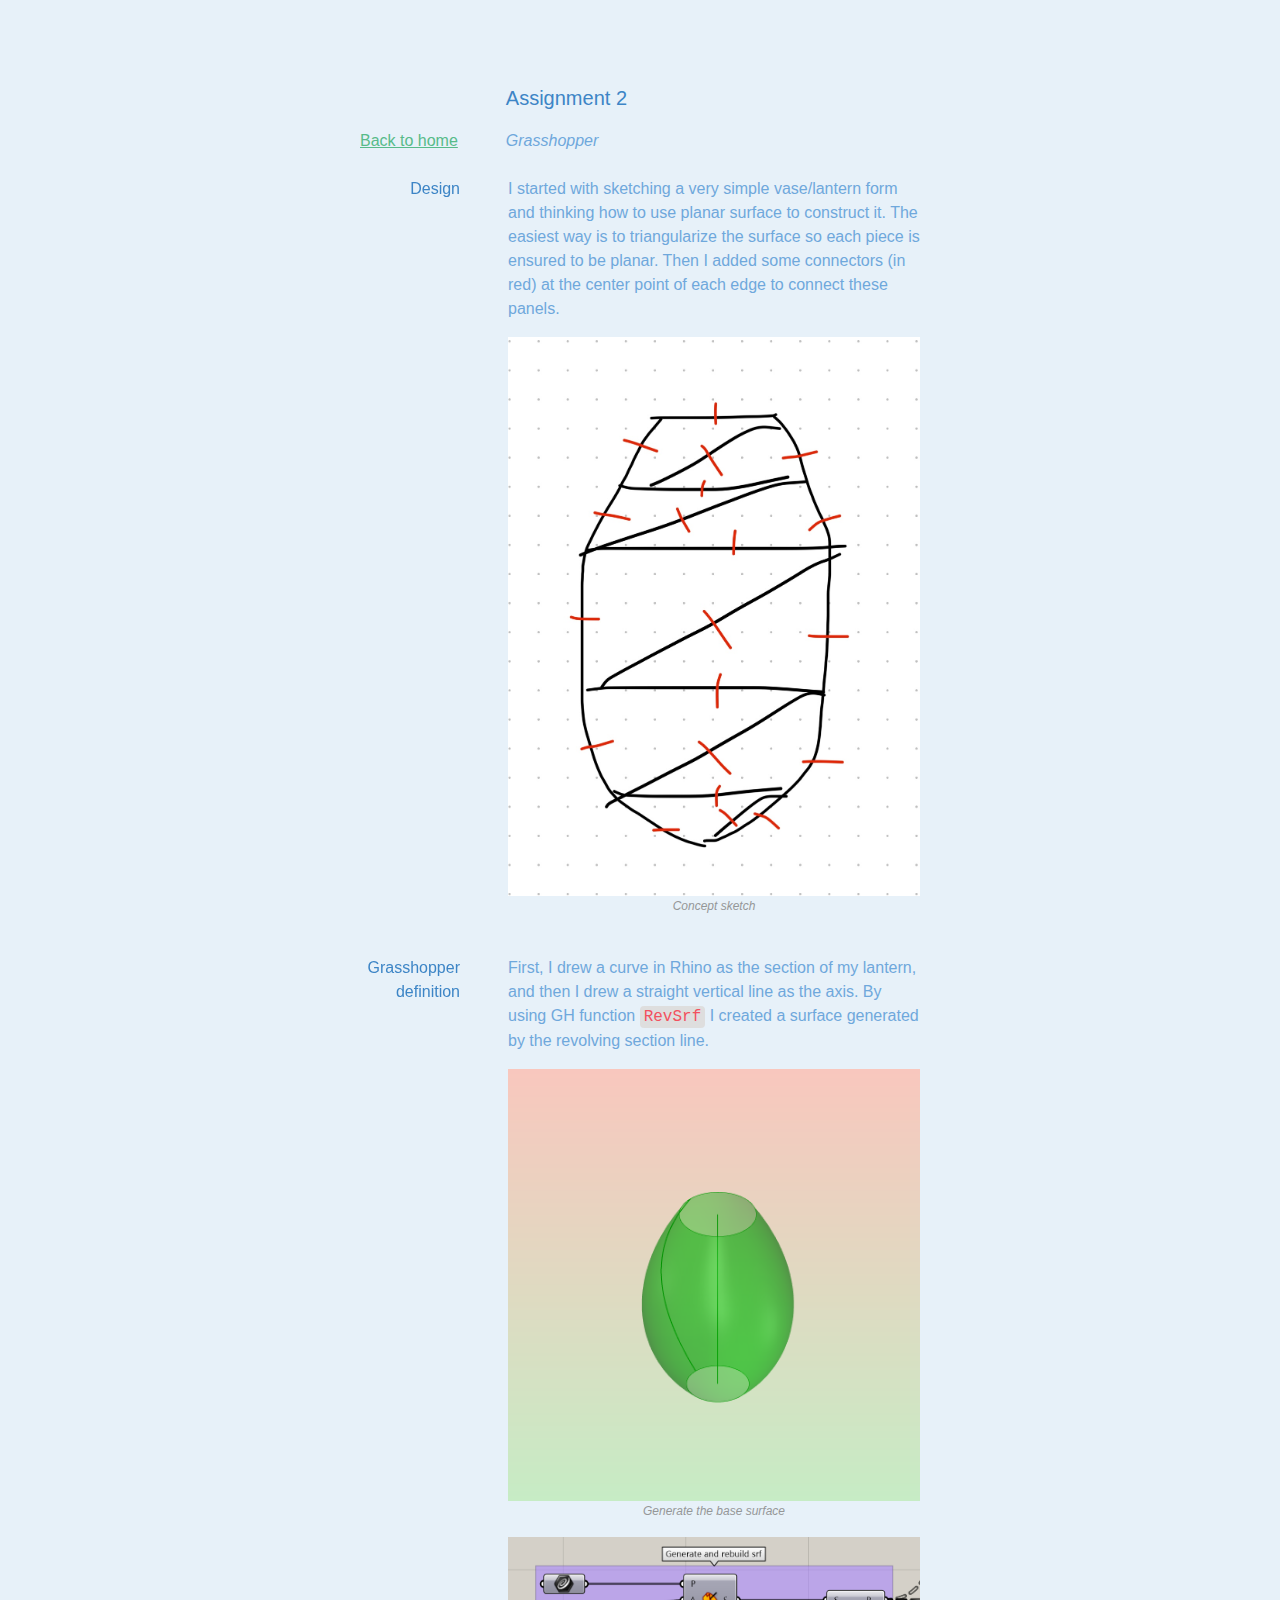
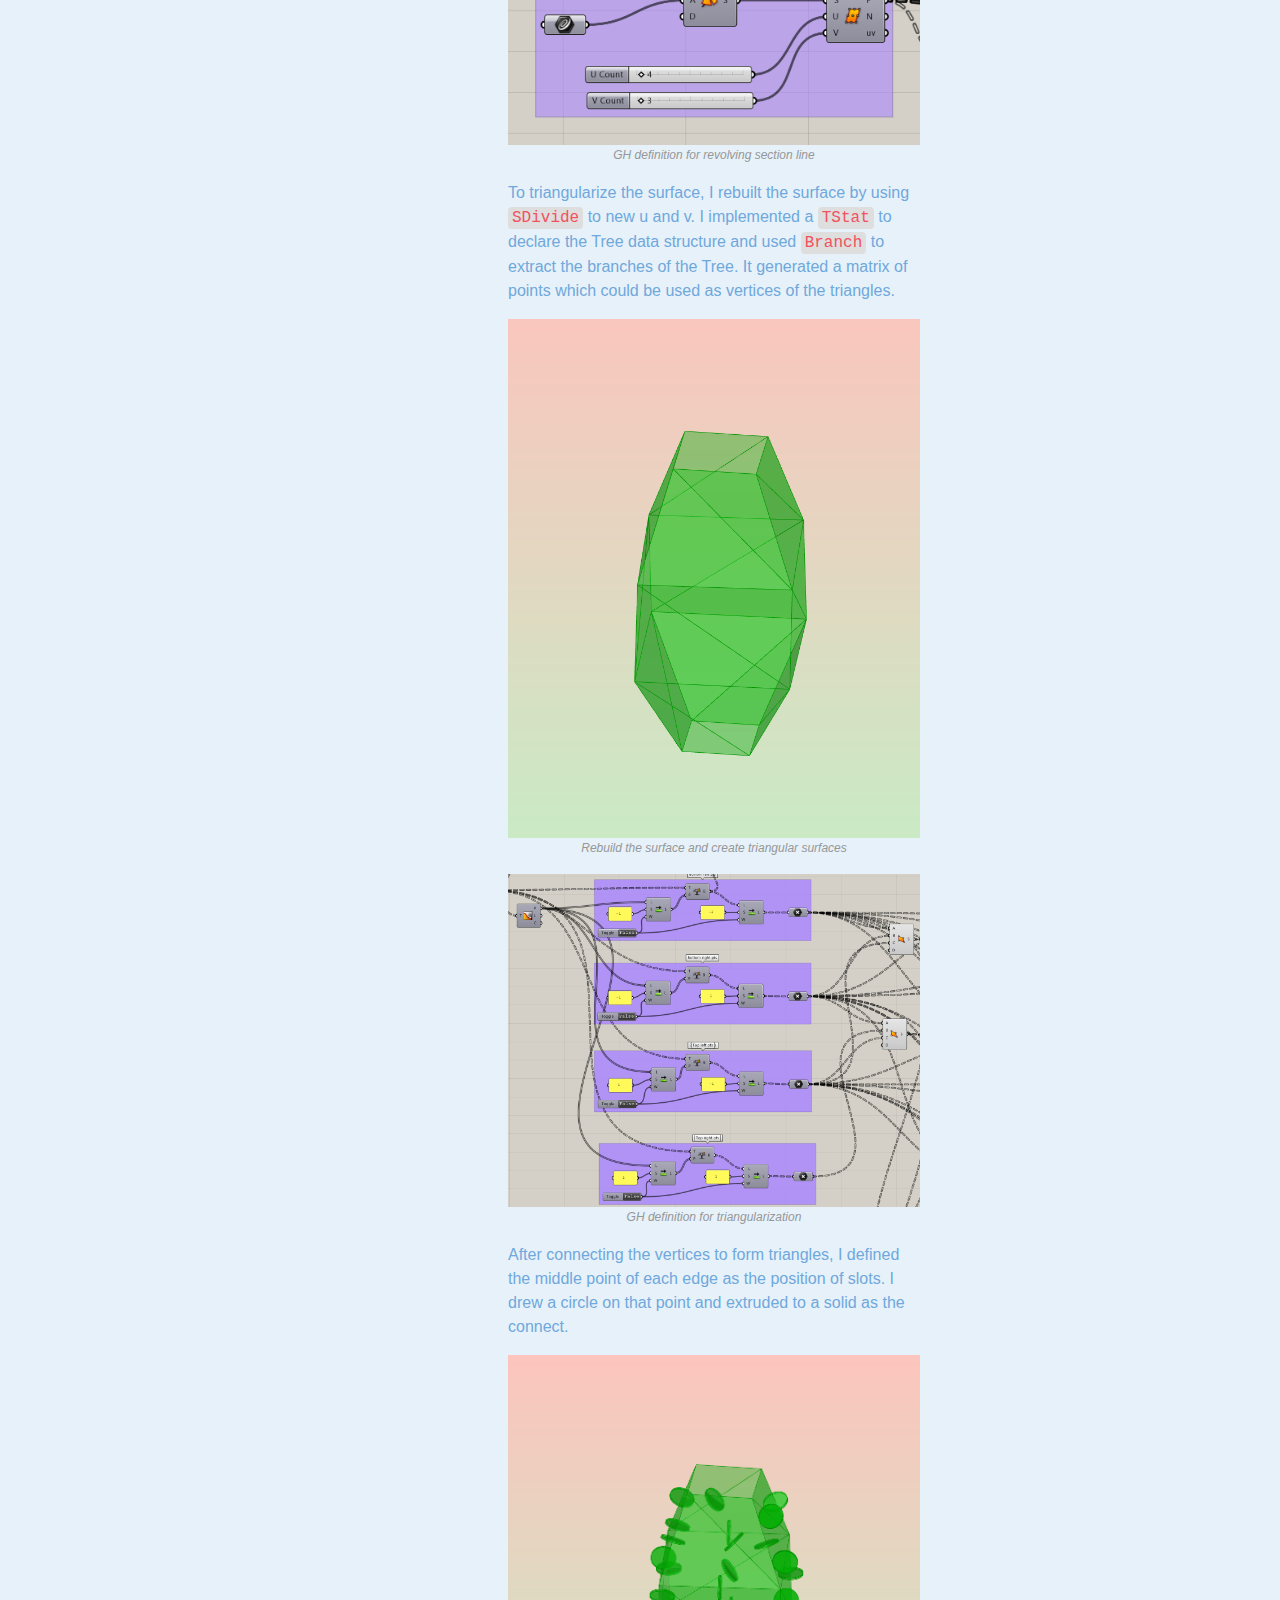
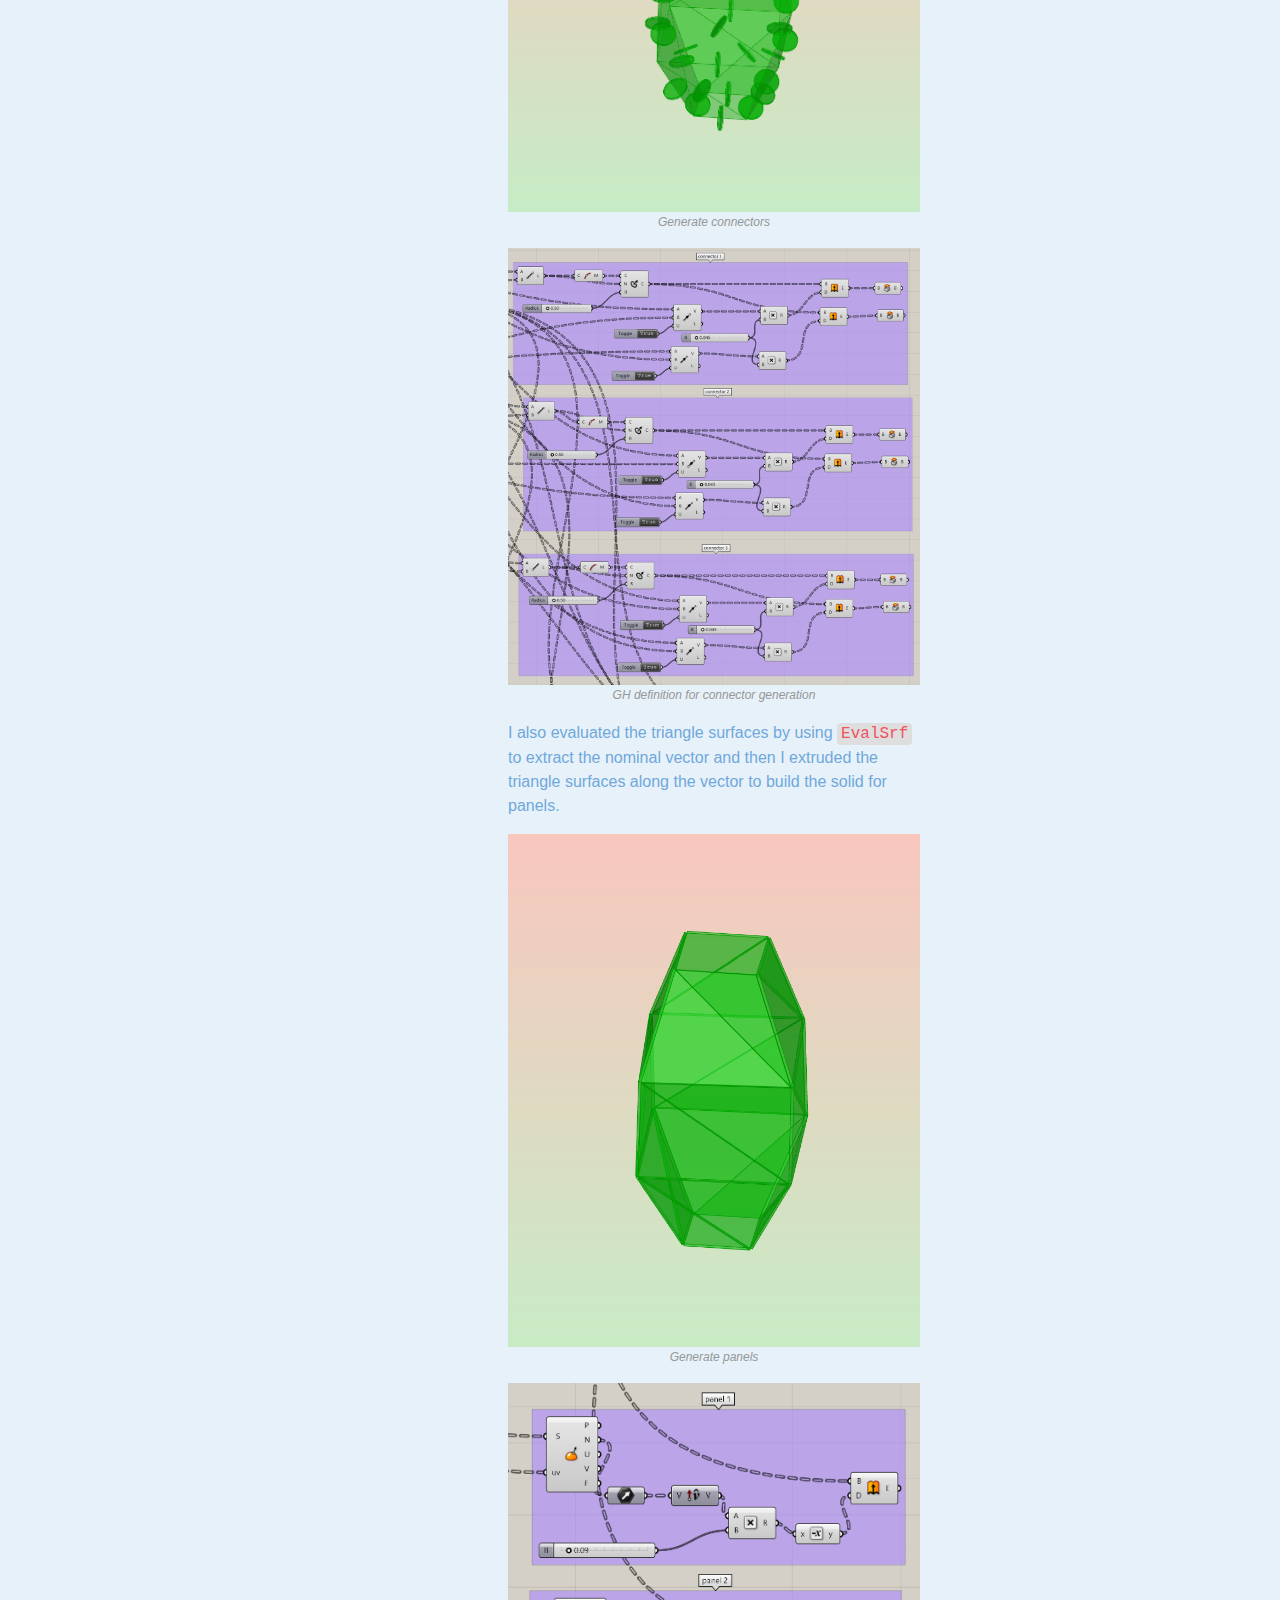
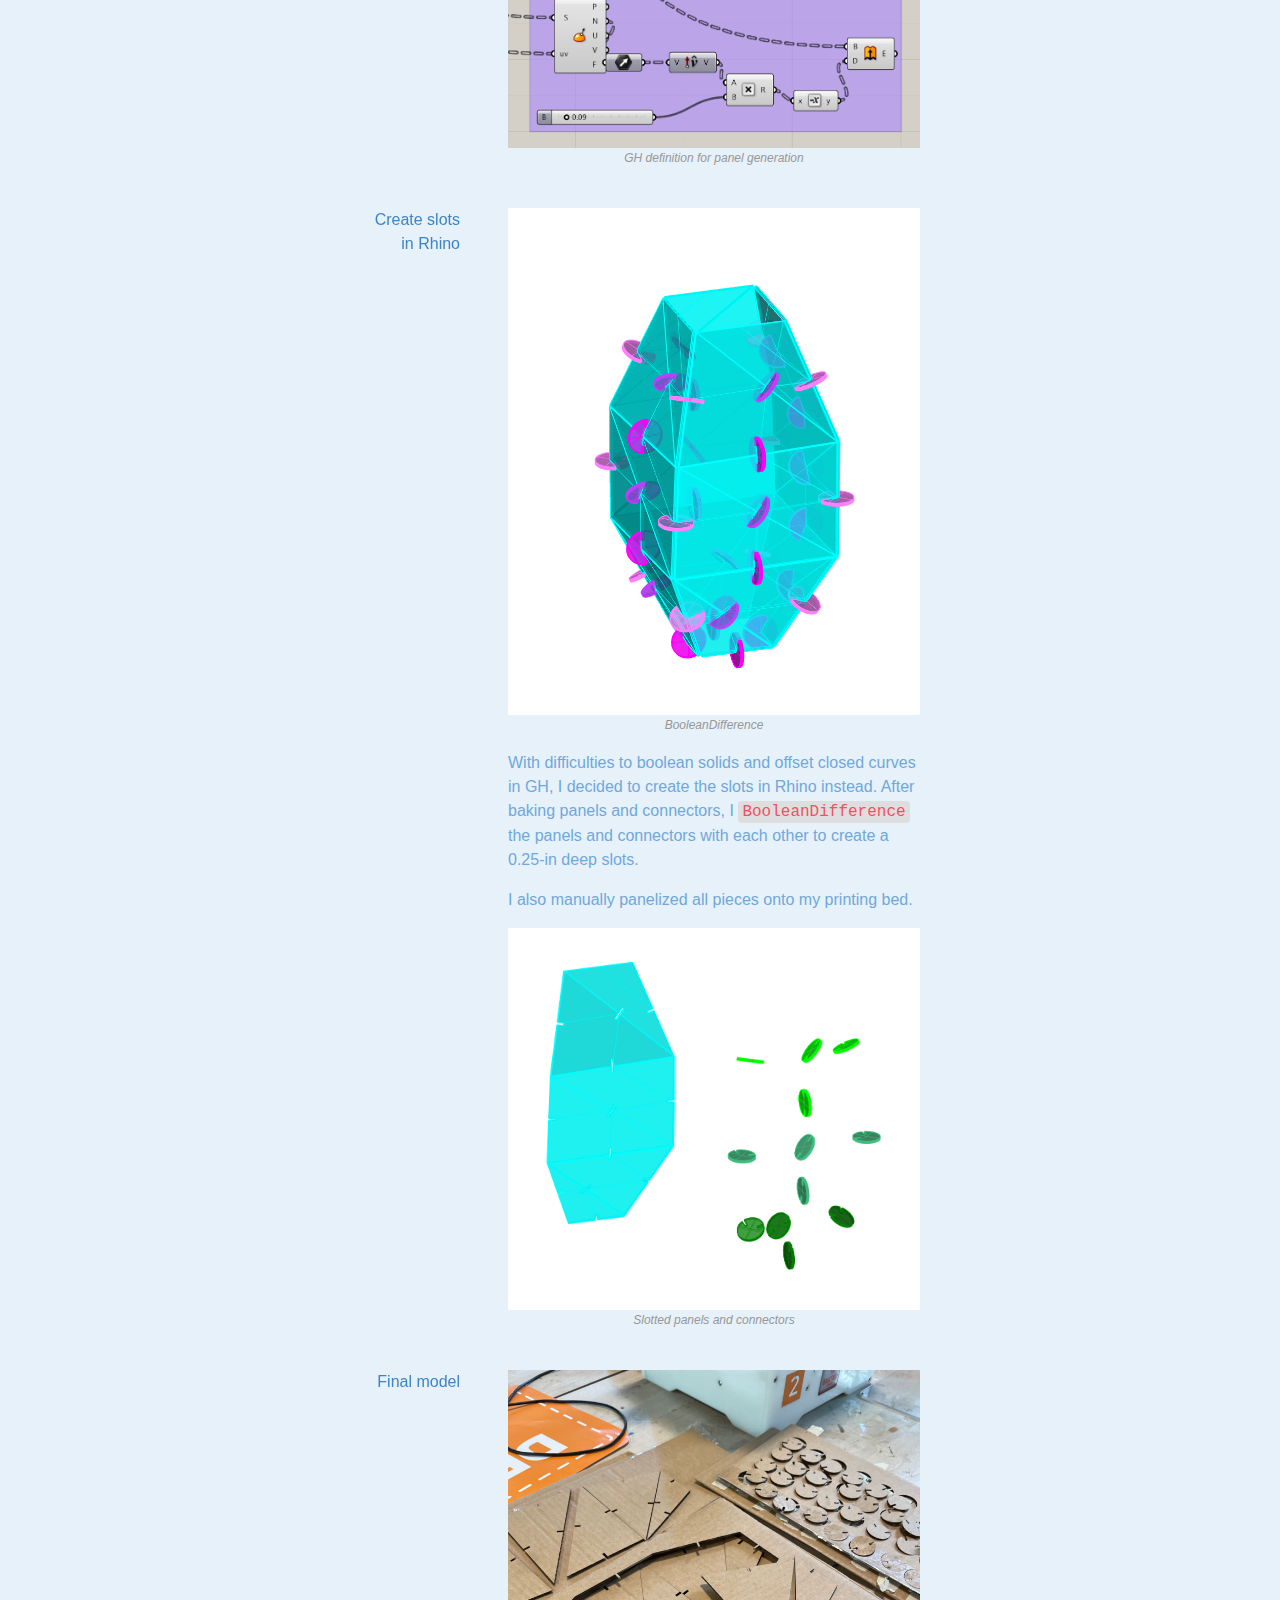
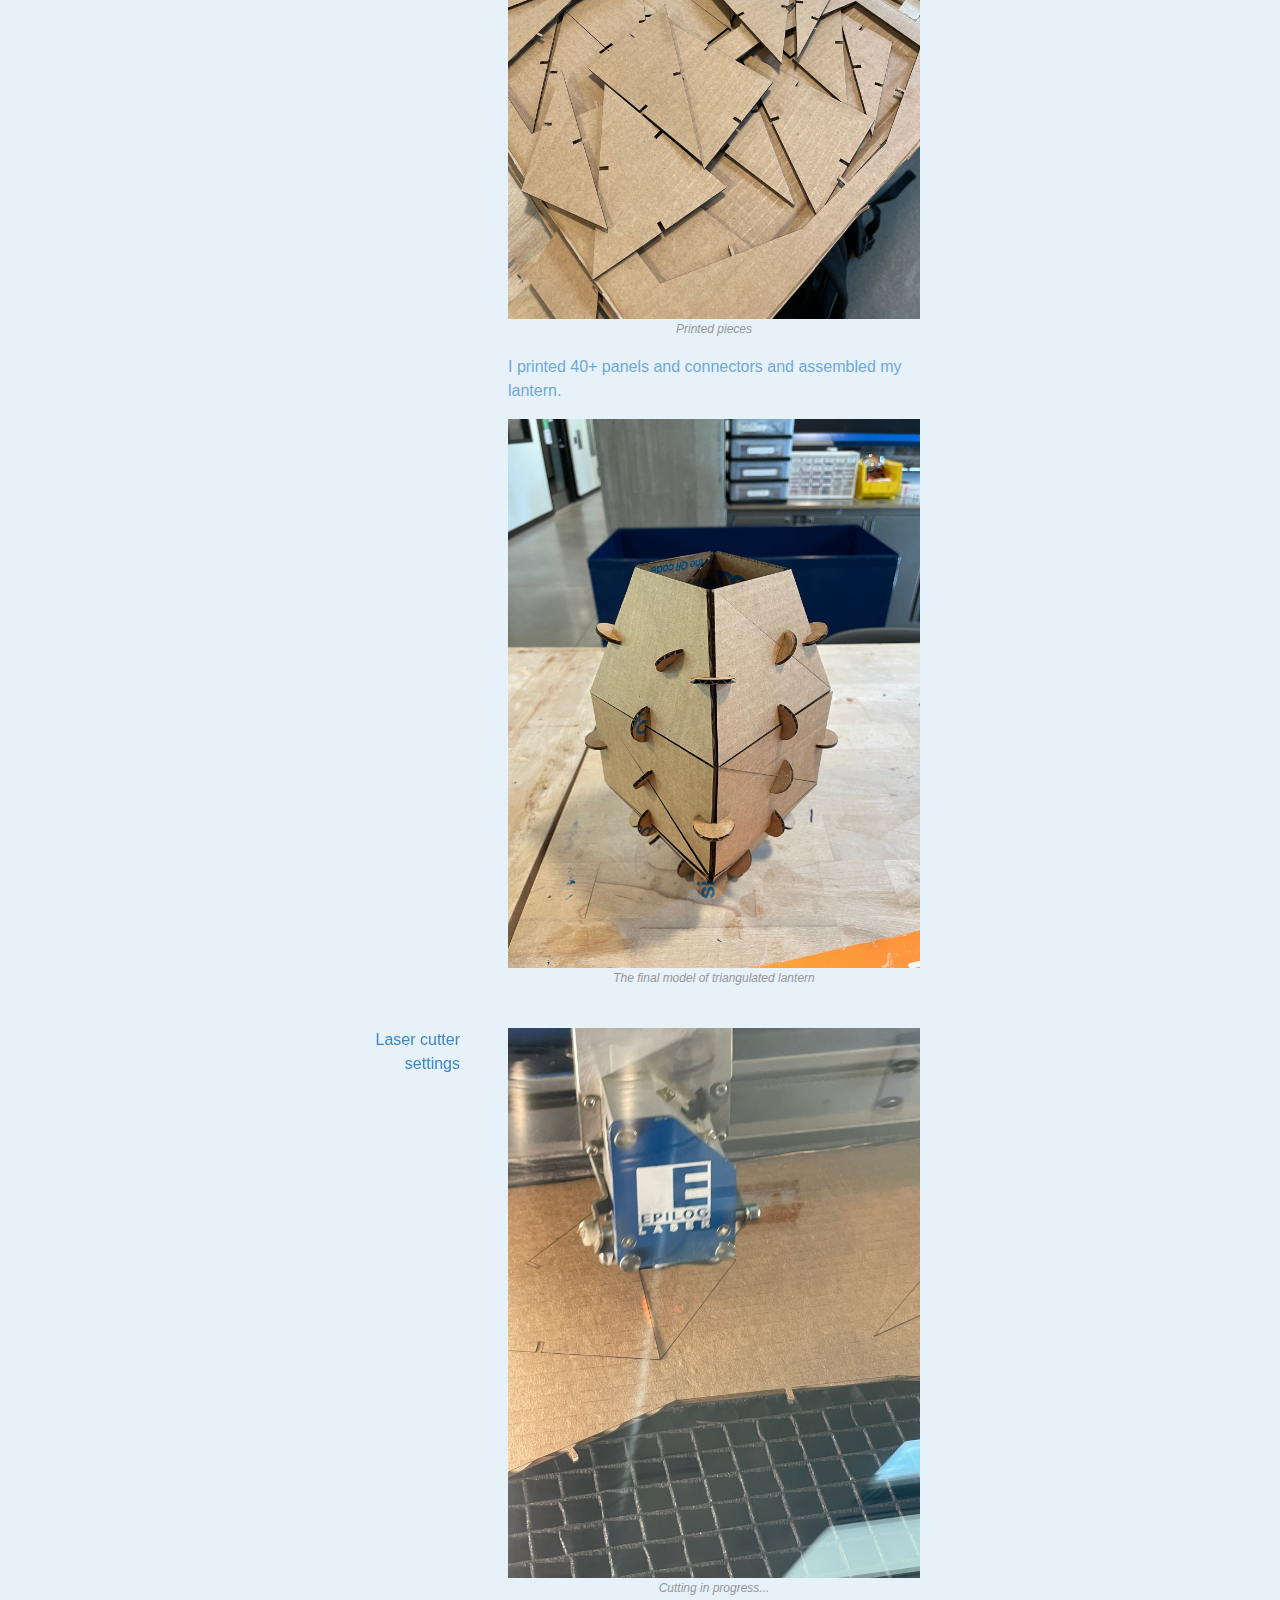
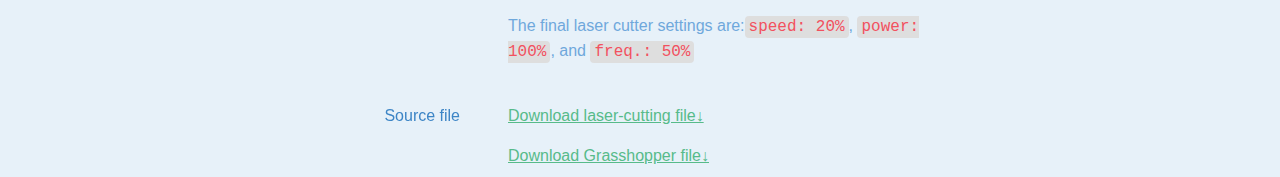
<file: a2.html>
<!DOCTYPE html>
<html>
  <head>
    <meta charset="utf-8" />
    <meta name="viewport" content="width=device-width, maximum-scale=1.0" />

    <title>Yubo Zhao's Project Site Assignment 2</title>

    <link href="style.css" rel="stylesheet" />
  </head>
  <body>
    <!-- main section -->
    <div class="profile-card">
      <div class="header">
        <div class="section">
          <div class="back-text">
            <a class="see-more" href="index.html">Back to home<br/></a>
          </div>
          <div class="header-text">
              <div class="name">Assignment 2</div>
              <div class="pronouns">Grasshopper</div>
          </div>
        </div>
          
      </div class="section-wrapper">

      <!-- section component -->
      <div class="section">
        <div class="section-header">Design</div>
        <div class="section-content">
          <div class="text-wrapper">
            <span class="text">I started with sketching a very simple vase/lantern form and thinking how to use planar surface to construct it. The easiest way is to triangularize the surface so each piece is ensured to be planar. Then I added some connectors (in red) at the center point of each edge to connect these panels.</span>
          </div>
          <figure>
            <img class="content-img" src="a2/sketch.jpg">
            <figcaption>Concept sketch</figcaption>
          </figure>
          
        </div>
      </div>
      <!-- section component -->

      <!-- section component -->
      <div class="section">
         <div class="section-header">Grasshopper definition</div>
        <div class="section-content">
          <div class="text-wrapper">
            <span class="text">First, I drew a curve in Rhino as the section of my lantern, and then I drew a straight vertical line as the axis. By using GH function <code>RevSrf</code> I created a surface generated by the revolving section line.</span>
          </div>

          <figure>
            <img class="content-img" src="a2/surface.png">
            <figcaption>Generate the base surface</figcaption>
          </figure>

          <figure>
            <img class="content-img" src="a2/GHsurface.png">
            <figcaption>GH definition for revolving section line</figcaption>
          </figure>

          <div class="text-wrapper">
            <span class="text">To triangularize the surface, I rebuilt the surface by using <code>SDivide</code> to new u and v. I implemented a <code>TStat</code> to declare the Tree data structure and used <code>Branch</code> to extract the branches of the Tree. It generated a matrix of points which could be used as vertices of the triangles.</span>
          </div>
          <figure>
            <img class="content-img" src="a2/rebuild.png">
            <figcaption>Rebuild the surface and create triangular surfaces</figcaption>
          </figure>
          <figure>
            <img class="content-img" src="a2/GHrebuild.png">
            <figcaption>GH definition for triangularization</figcaption>
          </figure>

          <div class="text-wrapper">
            <span class="text">After connecting the vertices to form triangles, I defined the middle point of each edge as the position of slots. I drew a circle on that point and extruded to a solid as the connect.</span>
          </div>
          <figure>
            <img class="content-img" src="a2/connector.png">
            <figcaption>Generate connectors</figcaption>
          </figure>
          <figure>
            <img class="content-img" src="a2/GHconnector.png">
            <figcaption>GH definition for connector generation</figcaption>
          </figure>

          <div class="text-wrapper">
            <span class="text">I also evaluated the triangle surfaces by using <code>EvalSrf</code> to extract the nominal vector and then I extruded the triangle surfaces along the vector to build the solid for panels.</span>
          </div>
          <figure>
            <img class="content-img" src="a2/panels.png">
            <figcaption>Generate panels</figcaption>
          </figure>
          <figure>
            <img class="content-img" src="a2/GHpanels.png">
            <figcaption>GH definition for panel generation</figcaption>
          </figure>
          
        </div>
      </div>

      <!-- section component -->
      <div class="section">
        <div class="section-header">Create slots in Rhino</div>
       <div class="section-content">
         <figure>
           <img class="content-img" src="a2/bool.png">
           <figcaption>BooleanDifference</figcaption>
         </figure>
         
         <div class="text-wrapper">
           <span class="text">With difficulties to boolean solids and offset closed curves in GH, I decided to create the slots in Rhino instead. After baking panels and connectors, I <code>BooleanDifference</code> the panels and connectors with each other to create a 0.25-in deep slots.</span>
         </div>
         <div class="text-wrapper">
          <span class="text">I also manually panelized all pieces onto my printing bed.</span>
        </div>

         <figure>
           <img class="content-img" src="a2/boolfinish.png">
           <figcaption>Slotted panels and connectors</figcaption>
         </figure>
         
       </div>
     </div>

     <!-- section component -->
     <div class="section">
      <div class="section-header">Final model</div>
     <div class="section-content">
       <figure>
         <img class="content-img" src="a2/board.JPG">
         <figcaption>Printed pieces</figcaption>
       </figure>
       
       <div class="text-wrapper">
         <span class="text">I printed 40+ panels and connectors and assembled my lantern.</span>
       </div>

       <figure>
        <img class="content-img" src="a2/final.JPG">
        <figcaption>The final model of triangulated lantern</figcaption>
      </figure>

       </div>
     </div>

     <!-- section component -->
     <div class="section">
      <div class="section-header">Laser cutter settings</div>
     <div class="section-content">
       <figure>
         <img class="content-img" src="a2/cutting.JPG">
         <figcaption>Cutting in progress...</figcaption>
       </figure>
    

       <div class="text-wrapper">
        <span class="text">The final laser cutter settings are:<code>speed: 20%</code>, <code>power: 100%</code>, and <code>freq.: 50%</code></span>
      </div>

       
     </div>
   </div>
      <!-- section component -->
        <div class="section">
            <div class="section-header">Source file</div>
            <div class="section-content">
              <div class="text-wrapper">
                <a class="see-more" href="a2/print_file.zip">Download laser-cutting file↓<br/></a>
              </div>
              <div class="text-wrapper">
                <a class="see-more" href="a2/A2.zip">Download Grasshopper file↓<br/></a>
              </div>
            </div>
        </div>
  </div>
  </body>
</html>
</file>
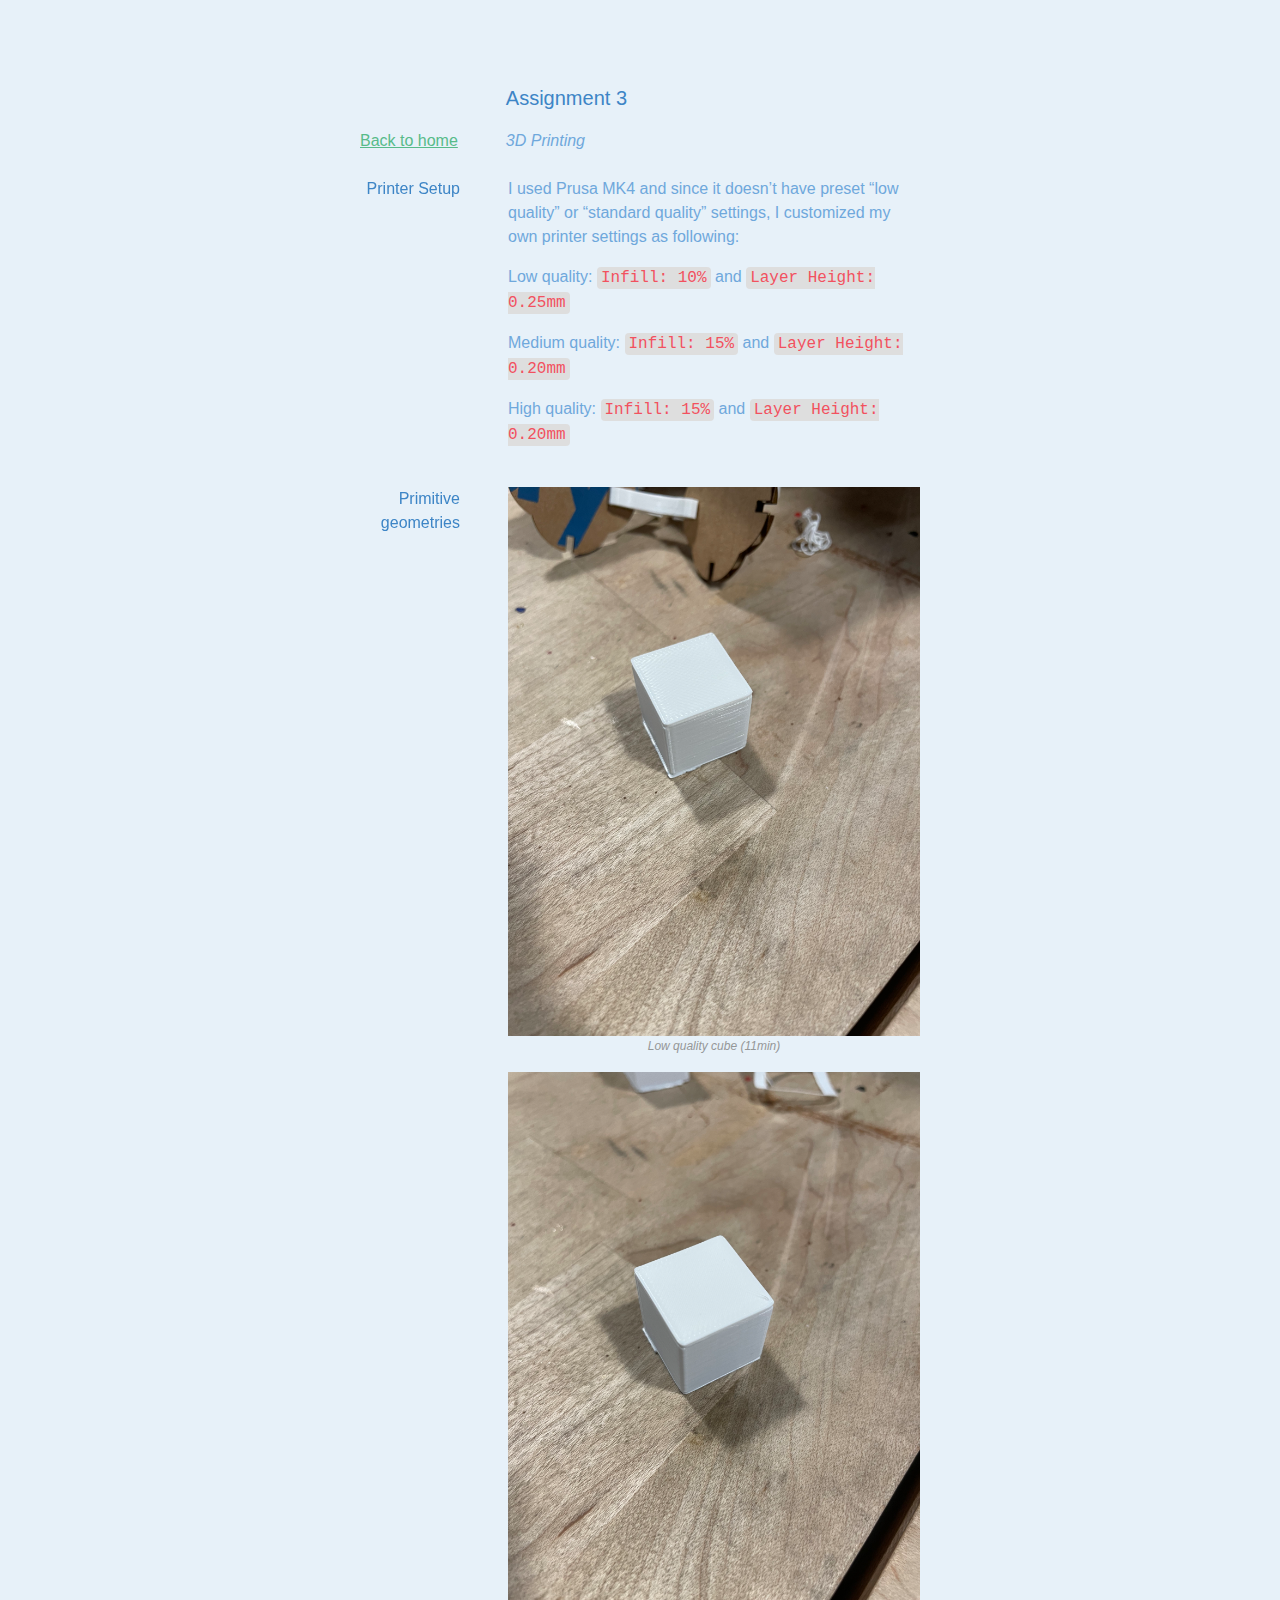
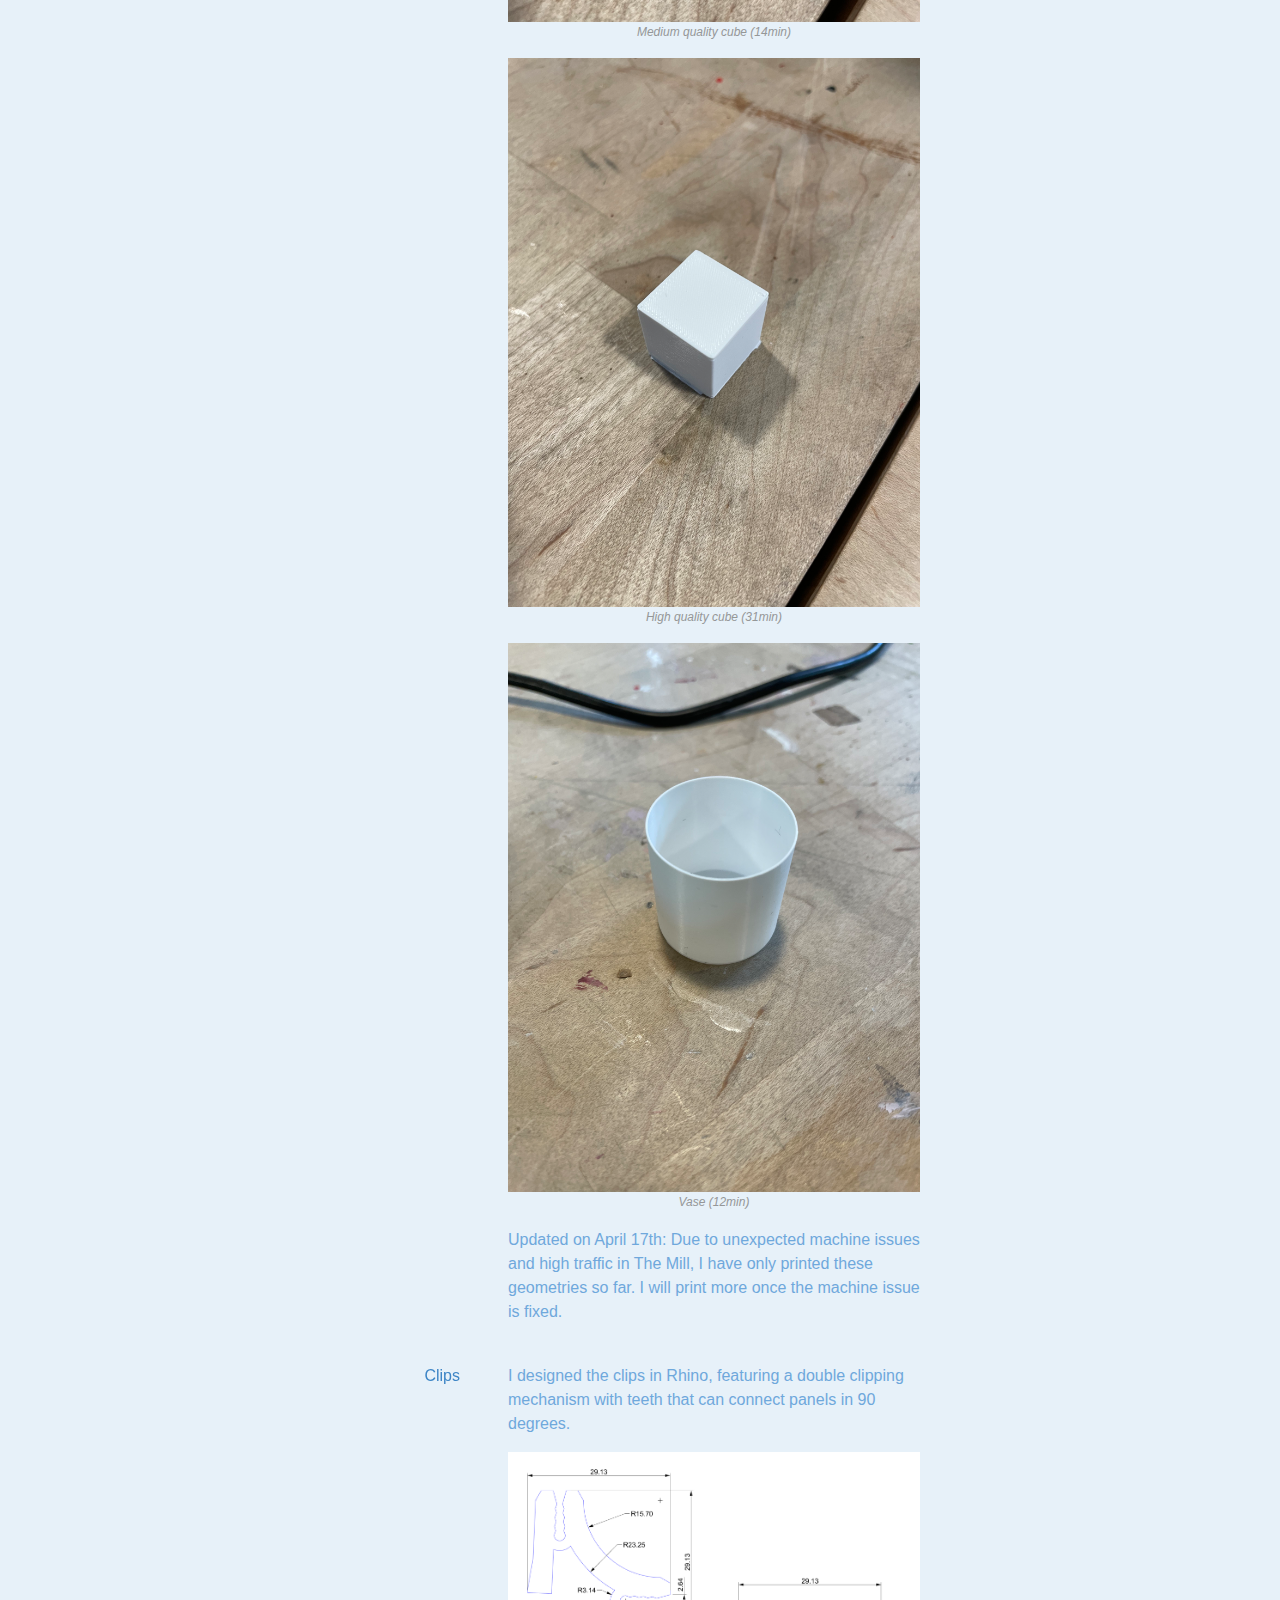
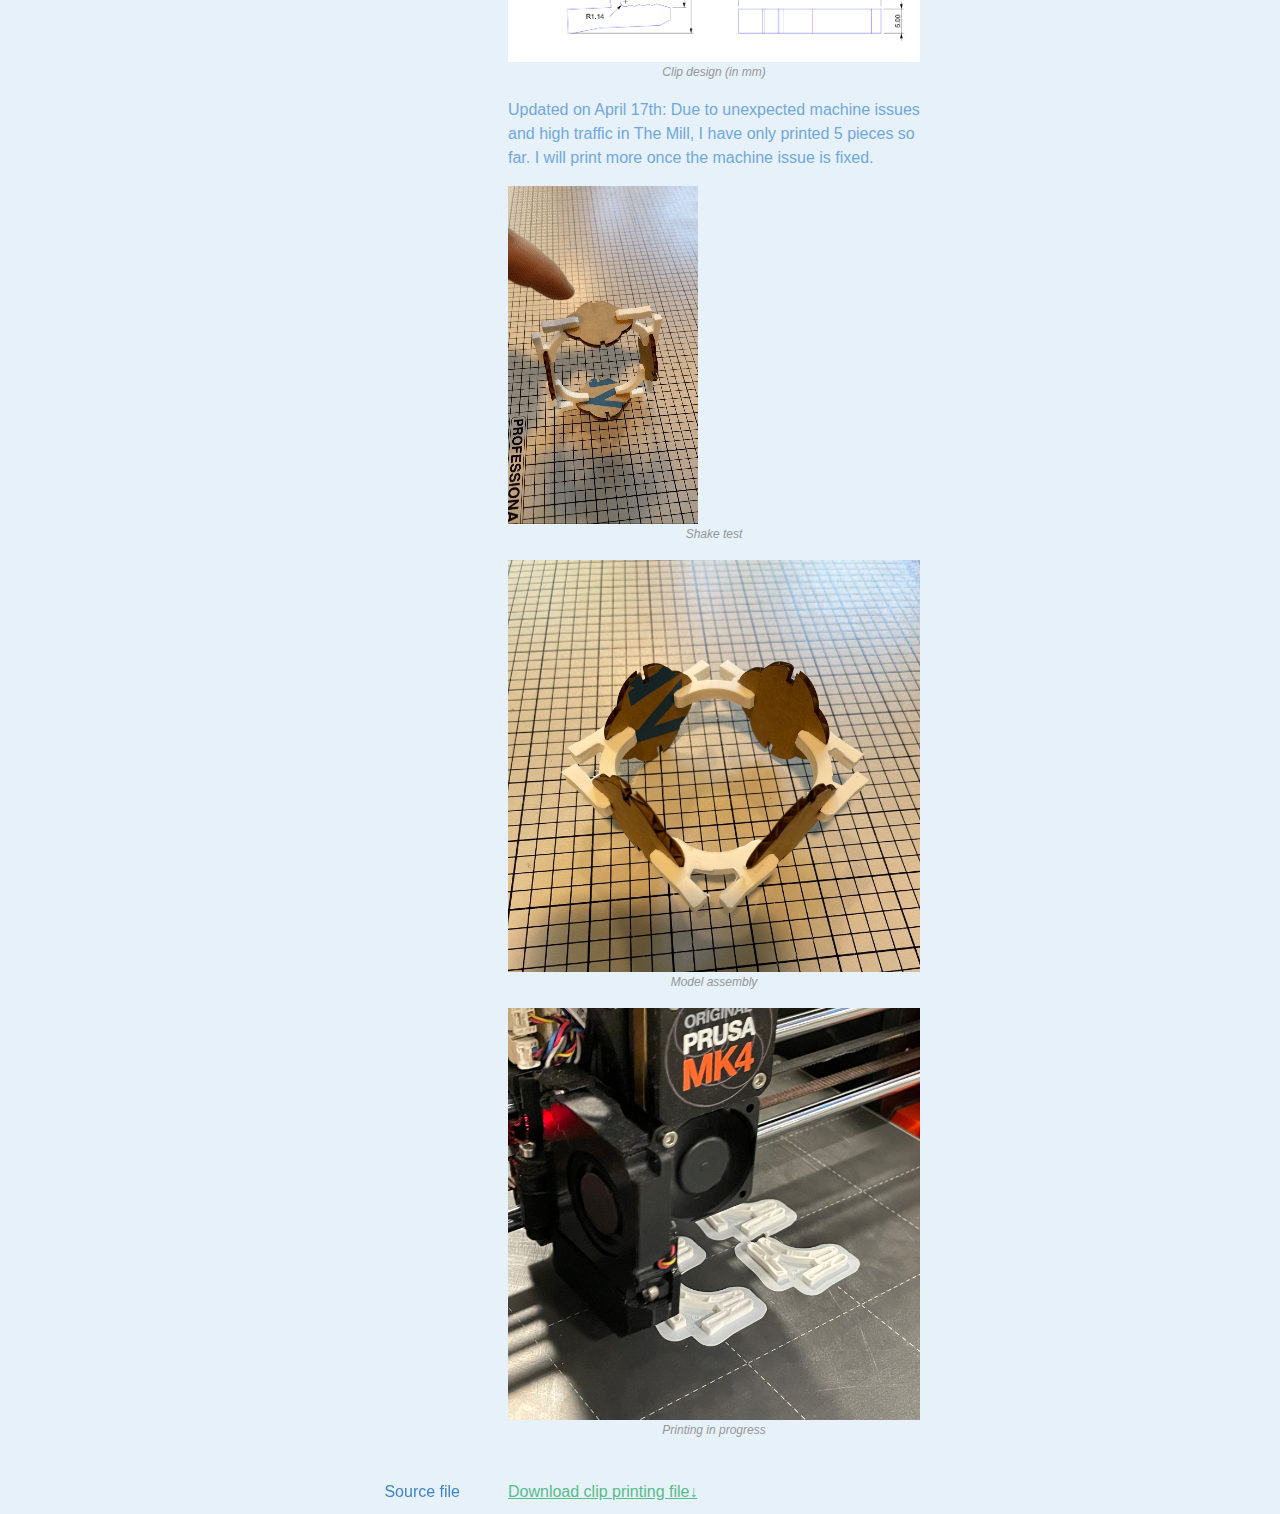
<file: a3.html>
<!DOCTYPE html>
<html>
  <head>
    <meta charset="utf-8" />
    <meta name="viewport" content="width=device-width, maximum-scale=1.0" />

    <title>Yubo Zhao's Project Site Assignment 2</title>

    <link href="style.css" rel="stylesheet" />
  </head>
  <body>
    <!-- main section -->
    <div class="profile-card">
      <div class="header">
        <div class="section">
          <div class="back-text">
            <a class="see-more" href="index.html">Back to home<br/></a>
          </div>
          <div class="header-text">
              <div class="name">Assignment 3</div>
              <div class="pronouns">3D Printing</div>
          </div>
        </div>
          
      </div class="section-wrapper">

      <!-- section component -->
      <div class="section">
        <div class="section-header">Printer Setup</div>
        <div class="section-content">
          <div class="text-wrapper">
            <span class="text">I used Prusa MK4 and since it doesn’t have preset “low quality” or “standard quality” settings, I customized my own printer settings as following:</span>
          </div>
          <div class="text-wrapper">
            <span class="text">Low quality: <code> Infill: 10%</code> and <code>Layer Height: 0.25mm </code></span>
          </div>
          <div class="text-wrapper">
            <span class="text">Medium quality: <code> Infill: 15%</code> and <code>Layer Height: 0.20mm </code></span>
          </div>
          <div class="text-wrapper">
            <span class="text">High quality: <code> Infill: 15%</code> and <code>Layer Height: 0.20mm </code></span>
          </div>
          
        </div>
      </div>
      <!-- section component -->

      <!-- section component -->
      <div class="section">
        <div class="section-header">Primitive geometries</div>
        <div class="section-content">
            <figure>
                <img class="content-img" src="a3/low.jpg">
                <figcaption>Low quality cube (11min)</figcaption>
            </figure>
            <figure>
                <img class="content-img" src="a3/medium.jpg">
                <figcaption>Medium quality cube (14min)</figcaption>
            </figure>
            <figure>
                <img class="content-img" src="a3/high.jpg">
                <figcaption>High quality cube (31min)</figcaption>
            </figure>
            <figure>
                <img class="content-img" src="a3/vasejpg.jpg">
                <figcaption>Vase (12min)</figcaption>
            </figure>

            <div class="text-wrapper">
              <span class="text">Updated on April 17th: Due to unexpected machine issues and high traffic in The Mill, I have only printed these geometries so far. I will print more once the machine issue is fixed.</span>
            </div>
        </div>
      </div>
      <!-- section component -->

      <!-- section component -->
      <div class="section">
         <div class="section-header">Clips</div>
        <div class="section-content">
          <div class="text-wrapper">
            <span class="text">I designed the clips in Rhino, featuring a double clipping mechanism with teeth that can connect panels in 90 degrees.</span>
          </div>

          <figure>
            <img class="content-img" src="a3/clipdesign.png">
            <figcaption>Clip design (in mm)</figcaption>
          </figure>
          <div class="text-wrapper">
            <span class="text">Updated on April 17th: Due to unexpected machine issues and high traffic in The Mill, I have only printed 5 pieces so far. I will print more once the machine issue is fixed.</span>
          </div>

          <figure>
            <img class="content-img" src="a3/shaketest.gif">
            <figcaption>Shake test</figcaption>
          </figure>

          <figure>
            <img class="content-img" src="a3/finalmodel.jpg">
            <figcaption>Model assembly</figcaption>
          </figure>

          <figure>
            <img class="content-img" src="a3/wip.jpg">
            <figcaption>Printing in progress</figcaption>
          </figure>

          
          
        </div>
      </div>

        <div class="section">
            <div class="section-header">Source file</div>
            <div class="section-content">
              <div class="text-wrapper">
                <a class="see-more" href="a3/clips_printing.zip">Download clip printing file↓<br/></a>
              </div>
            </div>
        </div>
  </div>
  </body>
</html>
</file>
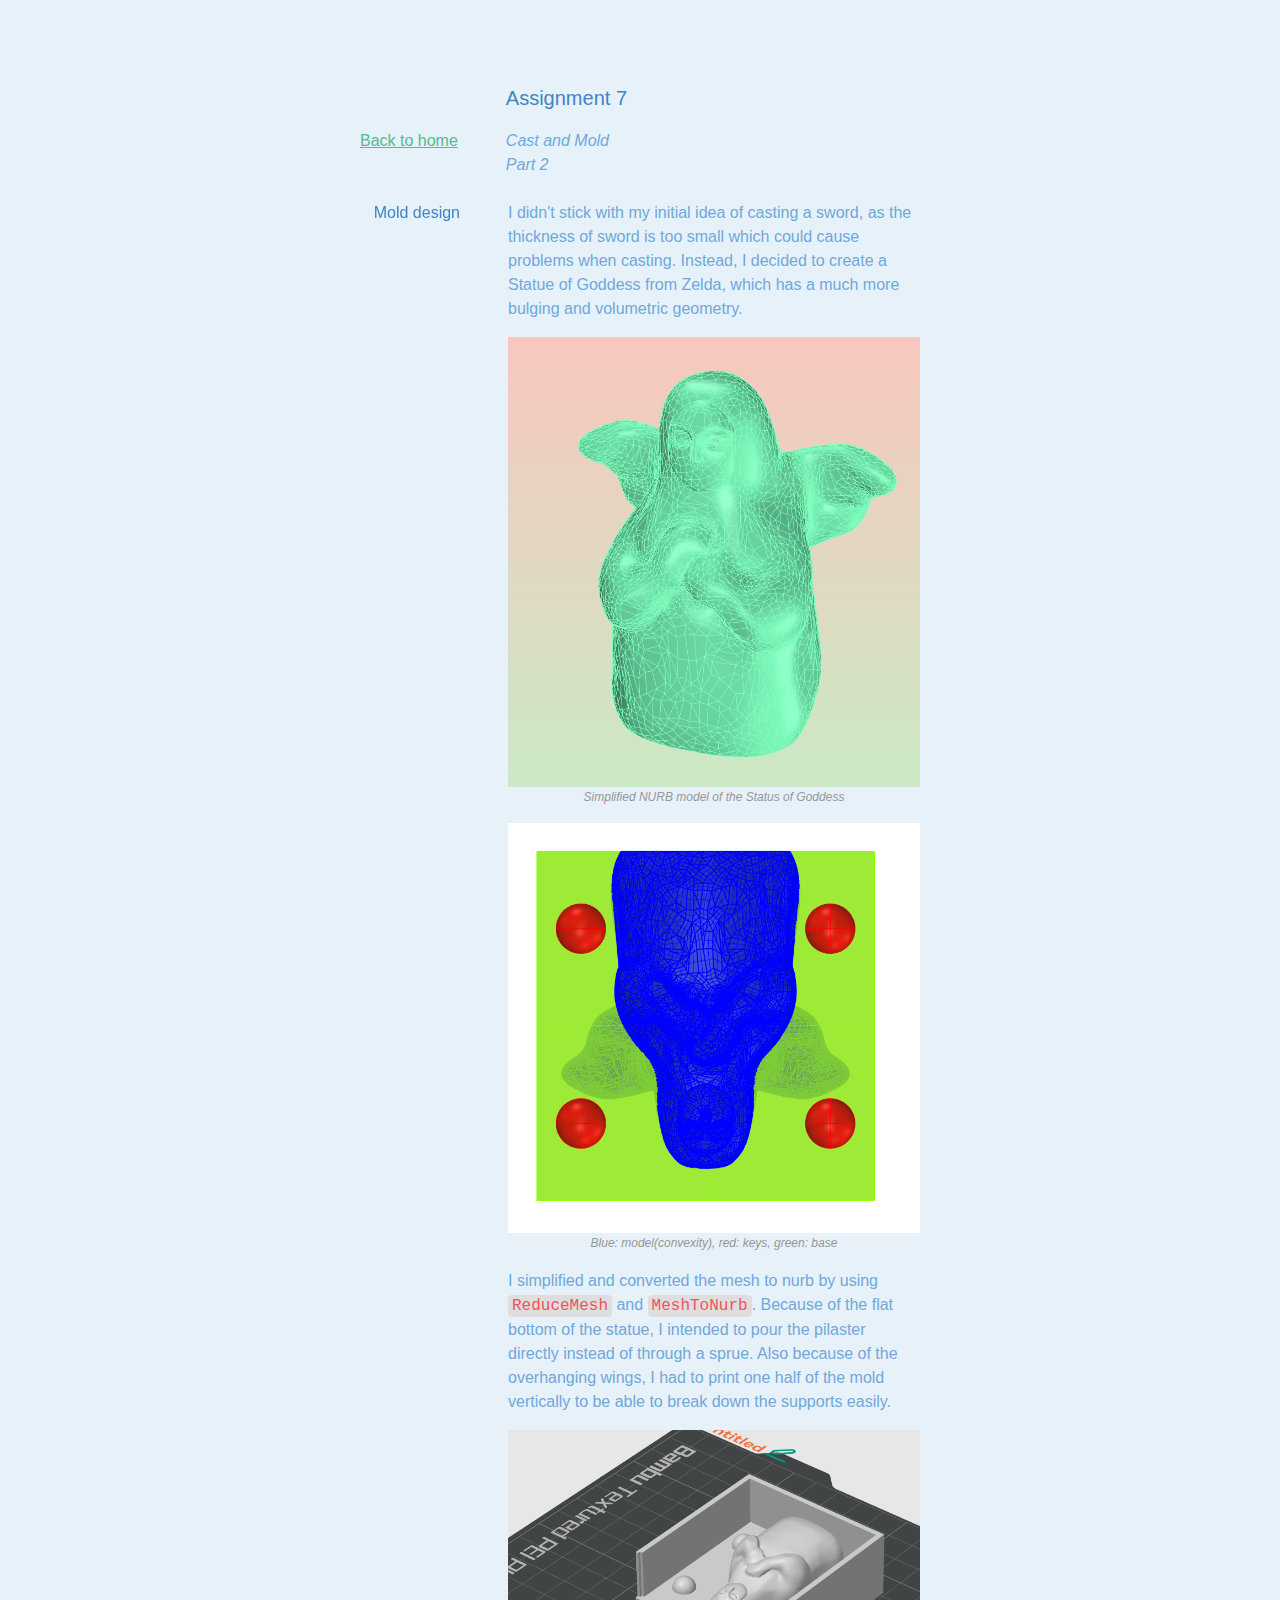
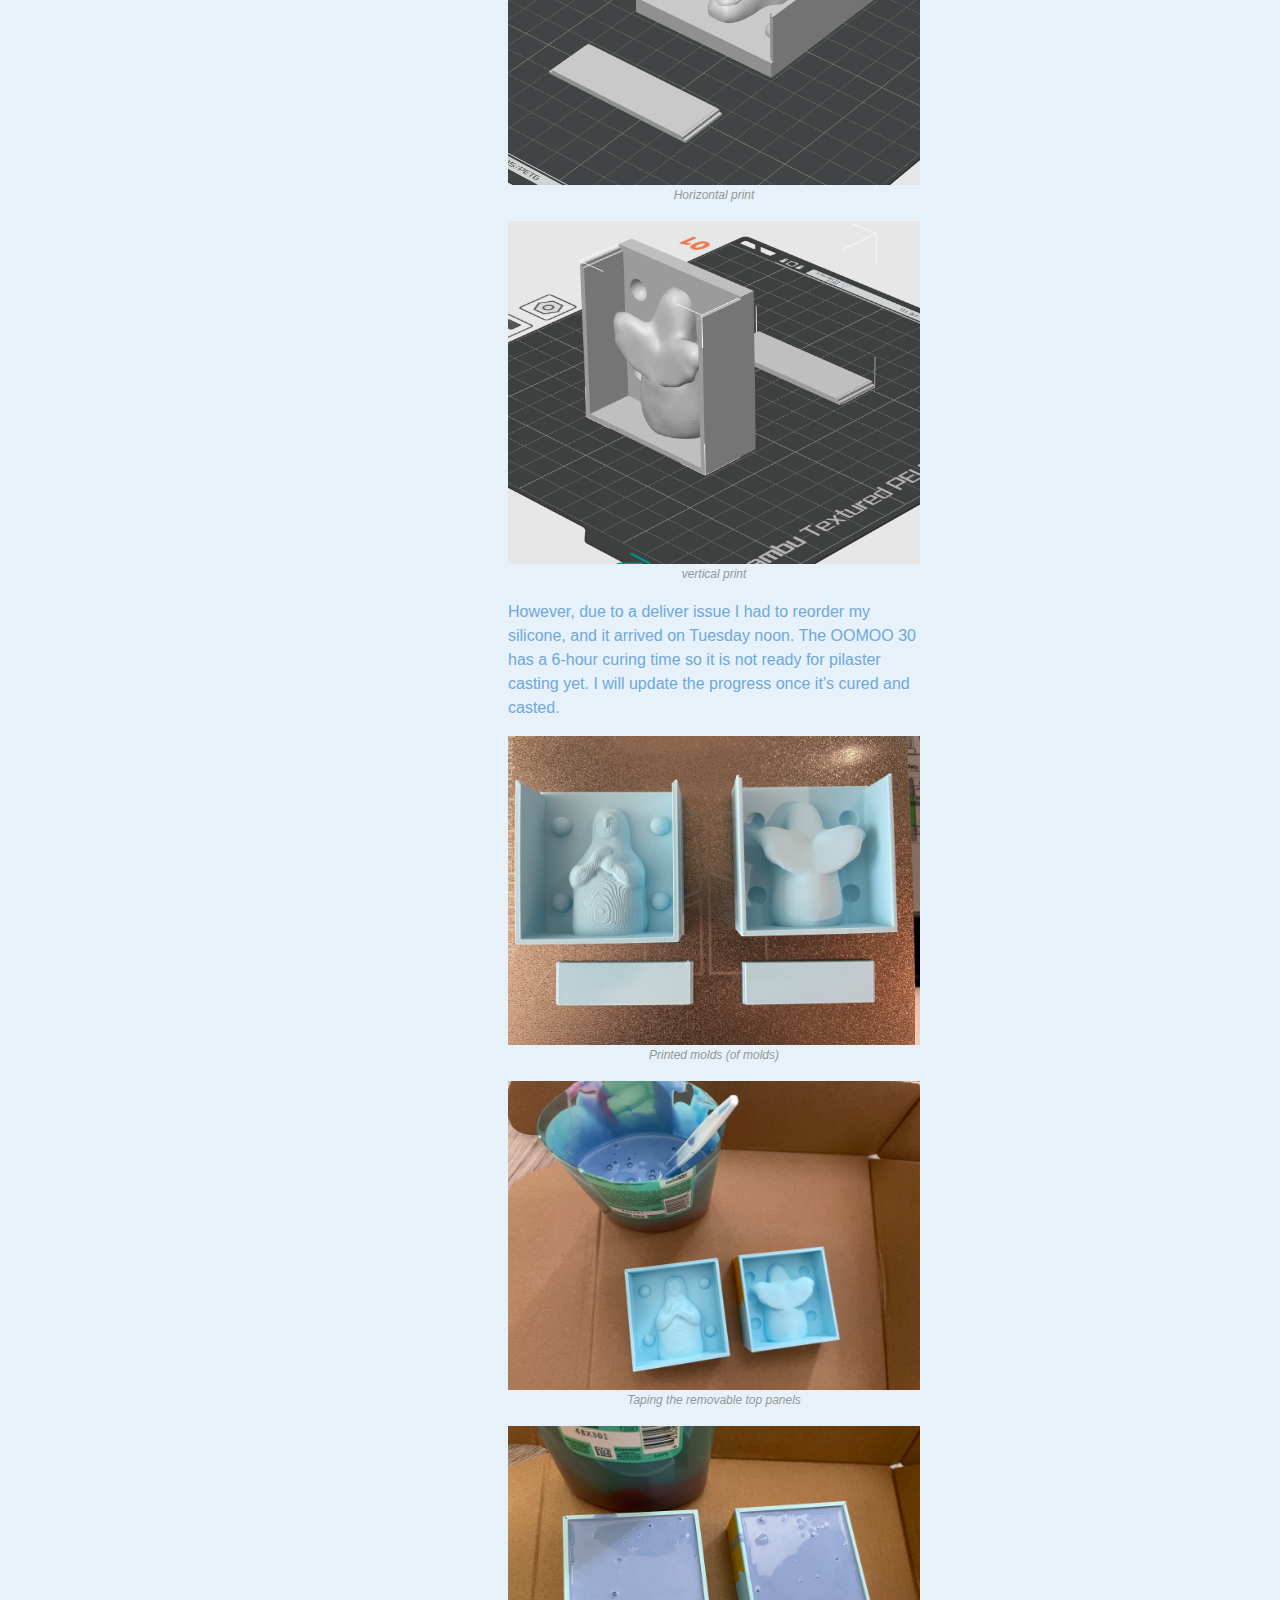
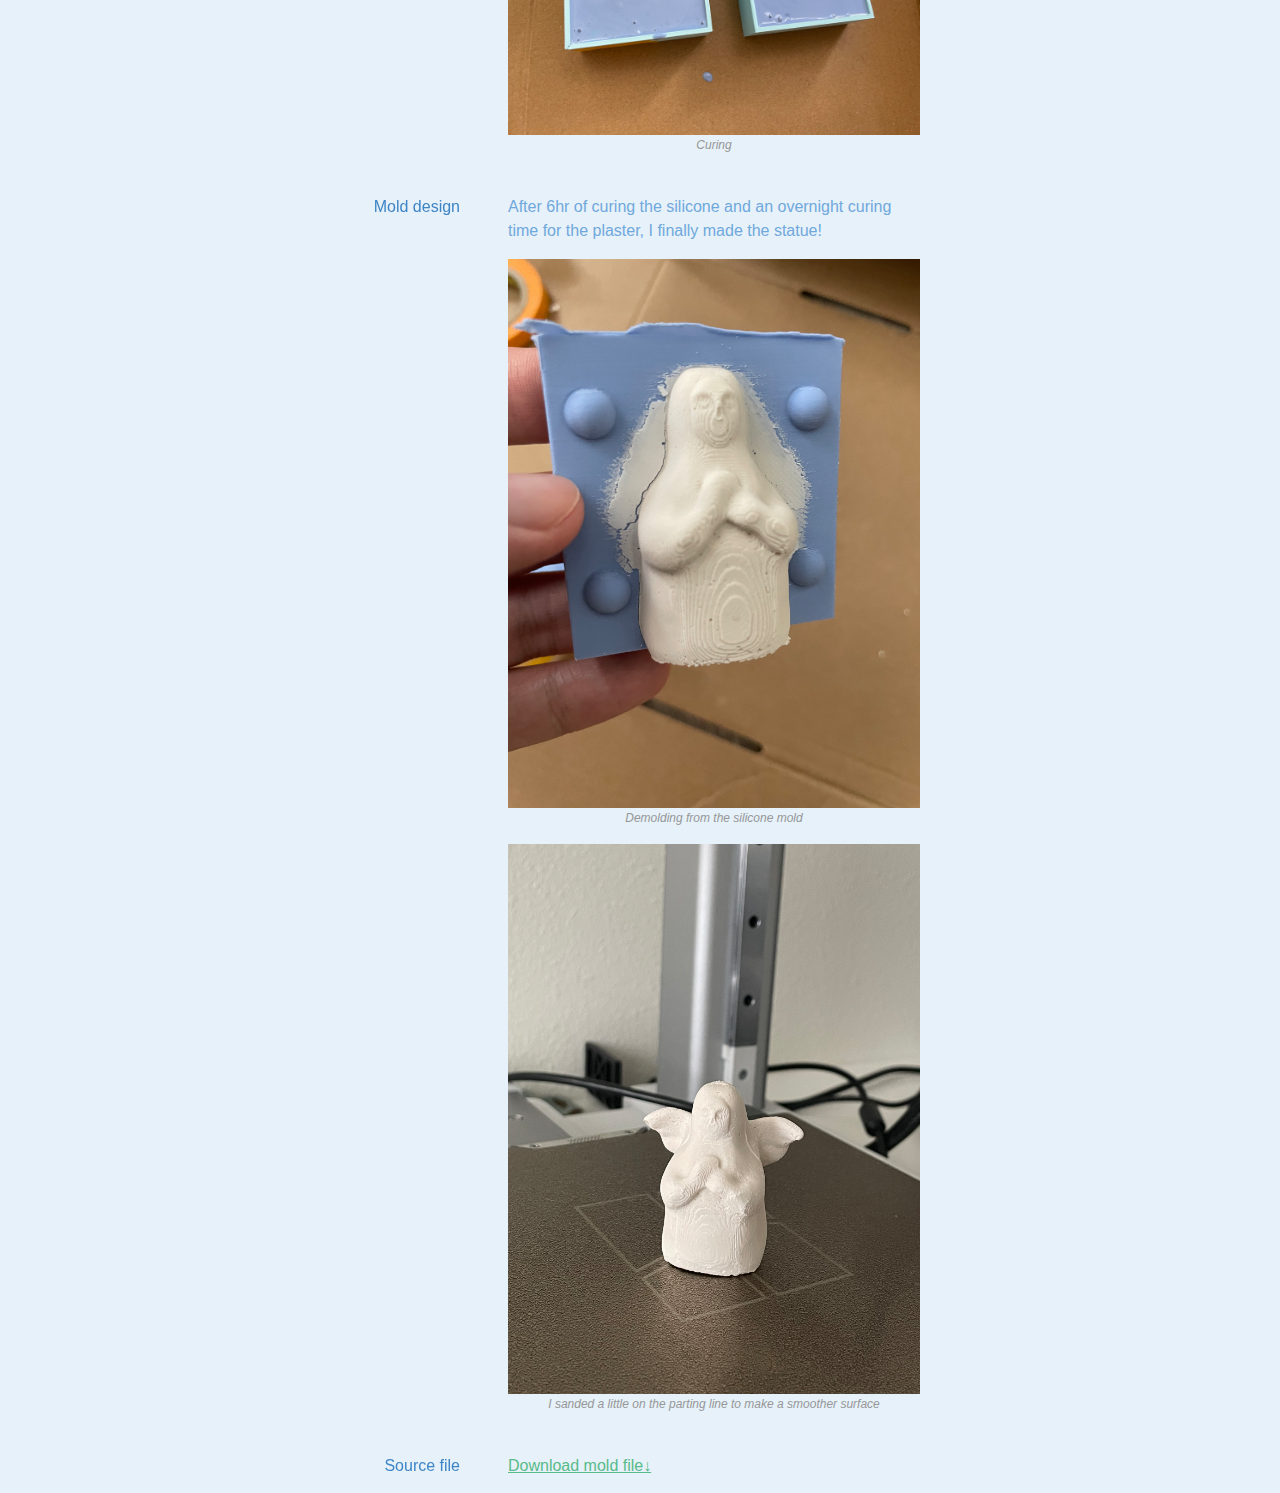
<file: a7.html>
<!DOCTYPE html>
<html>
  <head>
    <meta charset="utf-8" />
    <meta name="viewport" content="width=device-width, maximum-scale=1.0" />

    <title>Yubo Zhao's Project Site Assignment 7</title>

    <link href="style.css" rel="stylesheet" />
  </head>
  <body>
    <!-- main section -->
    <div class="profile-card">
      <div class="header">
        <div class="section">
          <div class="back-text">
            <a class="see-more" href="index.html">Back to home<br/></a>
          </div>
          <div class="header-text">
              <div class="name">Assignment 7</div>
              <div class="pronouns">Cast and Mold Part 2</div>
          </div>
        </div>
          
      </div class="section-wrapper">

      <!-- section component -->
      <div class="section">
        <div class="section-header">Mold design</div>
        <div class="section-content">
          <div class="text-wrapper">
            <span class="text">I didn't stick with my initial idea of casting a sword, as the thickness of sword is too small which could cause problems when casting. Instead, I decided to create a Statue of Goddess from Zelda, which has a much more bulging and volumetric geometry.</span>
          </div>
          <figure>
            <img class="content-img" src="a6/original_model.png">
            <figcaption>Simplified NURB model of the Status of Goddess</figcaption>
          </figure>
          <figure>
            <img class="content-img" src="a6/mold_comp.png">
            <figcaption>Blue: model(convexity), red: keys, green: base</figcaption>
          </figure>
          <div class="text-wrapper">
            <span class="text">I simplified and converted the mesh to nurb by using <code>ReduceMesh</code> and <code>MeshToNurb</code>. Because of the flat bottom of the statue, I intended to pour the pilaster directly instead of through a sprue. Also because of the overhanging wings, I had to print one half of the mold vertically to be able to break down the supports easily.</span>
          </div>
          <figure>
            <img class="content-img" src="a6/print1.png">
            <figcaption>Horizontal print</figcaption>
          </figure>
          <figure>
            <img class="content-img" src="a6/print2.png">
            <figcaption>vertical print</figcaption>
          </figure>
          <div class="text-wrapper">
            <span class="text">However, due to a deliver issue I had to reorder my silicone, and it arrived on Tuesday noon. The OOMOO 30 has a 6-hour curing time so it is not ready for pilaster casting yet. I will update the progress once it’s cured and casted.</span>
          </div>
          <figure>
            <img class="content-img" src="a7/printingmolds.jpg">
            <figcaption>Printed molds (of molds)</figcaption>
          </figure>
          <figure>
            <img class="content-img" src="a7/pre_molding.jpg">
            <figcaption>Taping the removable top panels</figcaption>
          </figure>
          <figure>
            <img class="content-img" src="a7/curing.jpg">
            <figcaption>Curing</figcaption>
          </figure>
          
        </div>
      </div>

      <!-- section component -->
      <div class="section">
        <div class="section-header">Mold design</div>
        <div class="section-content">
          <div class="text-wrapper">
            <span class="text">After 6hr of curing the silicone and an overnight curing time for the plaster, I finally made the statue!</span>
          </div>
          <figure>
            <img class="content-img" src="a7/demolding.jpg">
            <figcaption>Demolding from the silicone mold</figcaption>
          </figure>
          <figure>
            <img class="content-img" src="a7/finalstatue.jpg">
            <figcaption>I sanded a little on the parting line to make a smoother surface</figcaption>
          </figure>
          
          
        </div>
      </div>
          

        <div class="section">
            <div class="section-header">Source file</div>
            <div class="section-content">
              <div class="text-wrapper">
                <a class="see-more" href="a7/moldfile.zip">Download mold file↓<br/></a>
              </div>
            </div>
        </div>
  </div>
  </body>
</html>
</file>
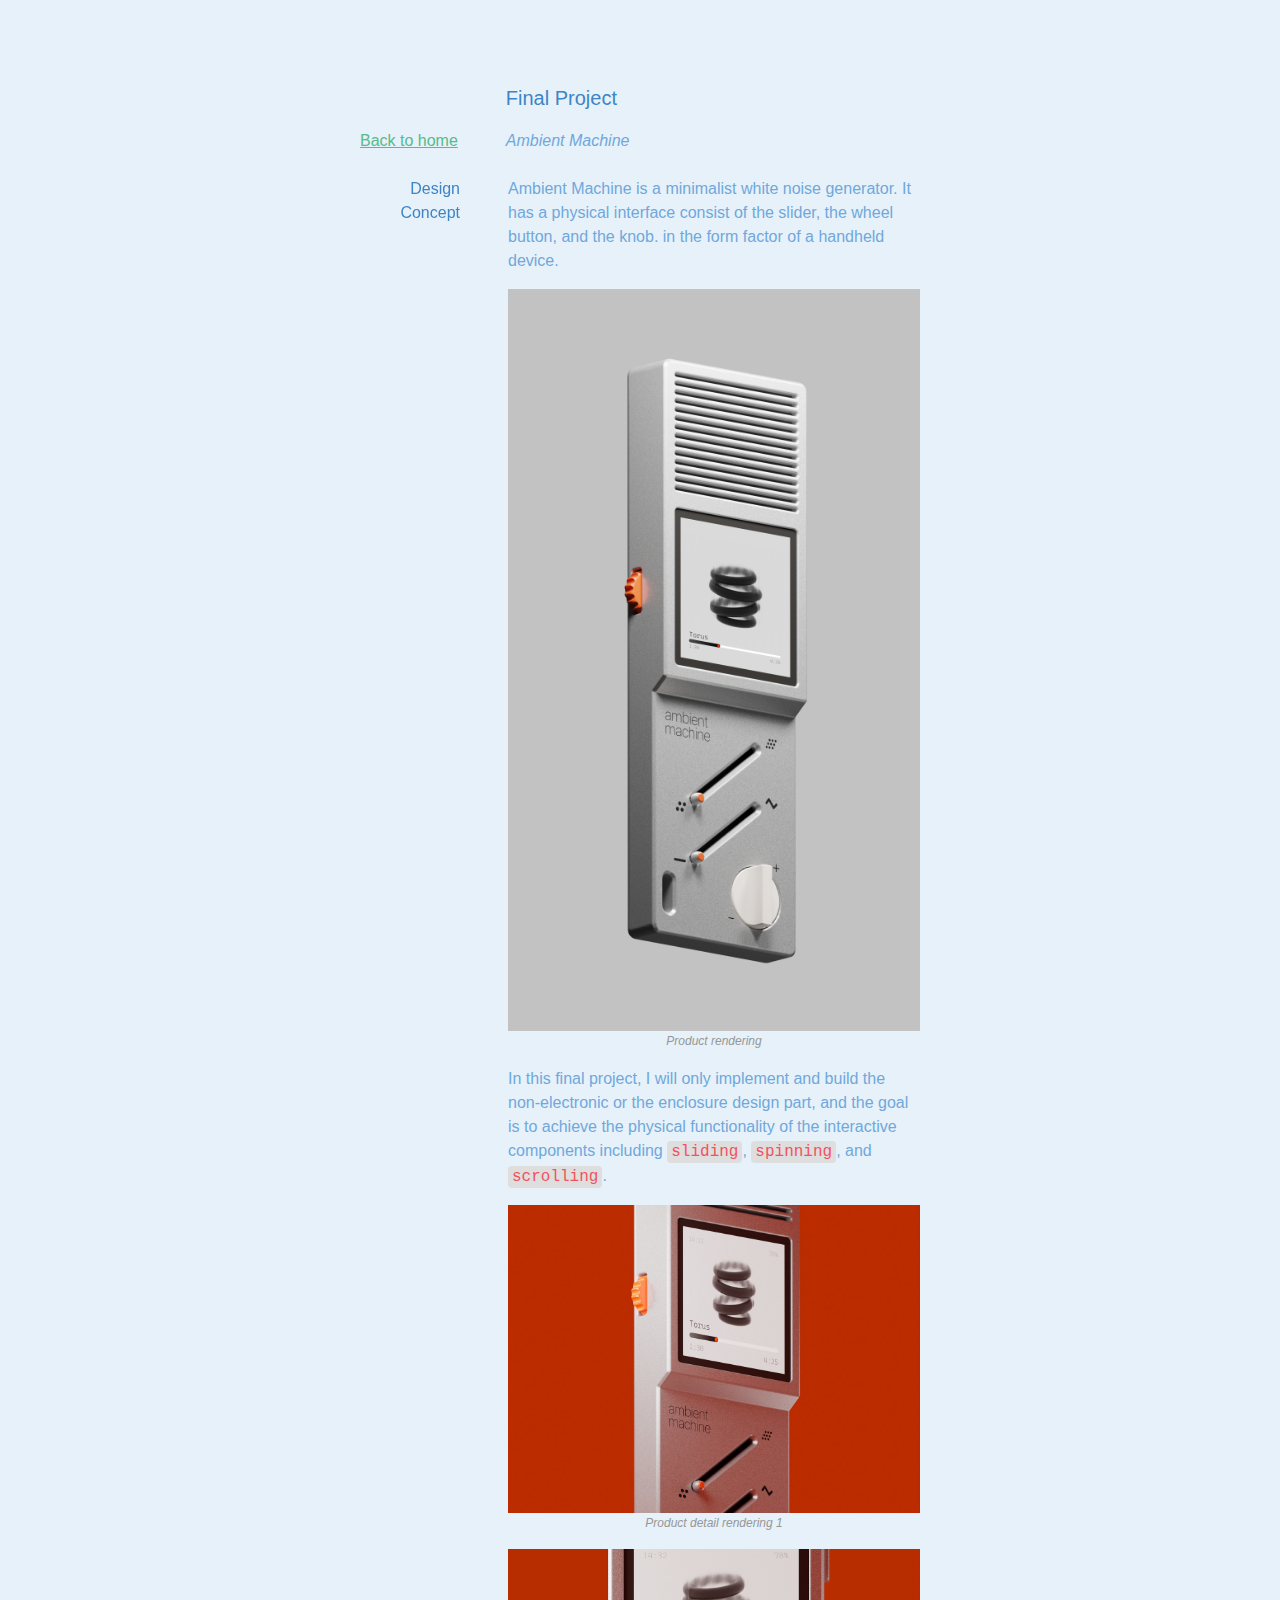
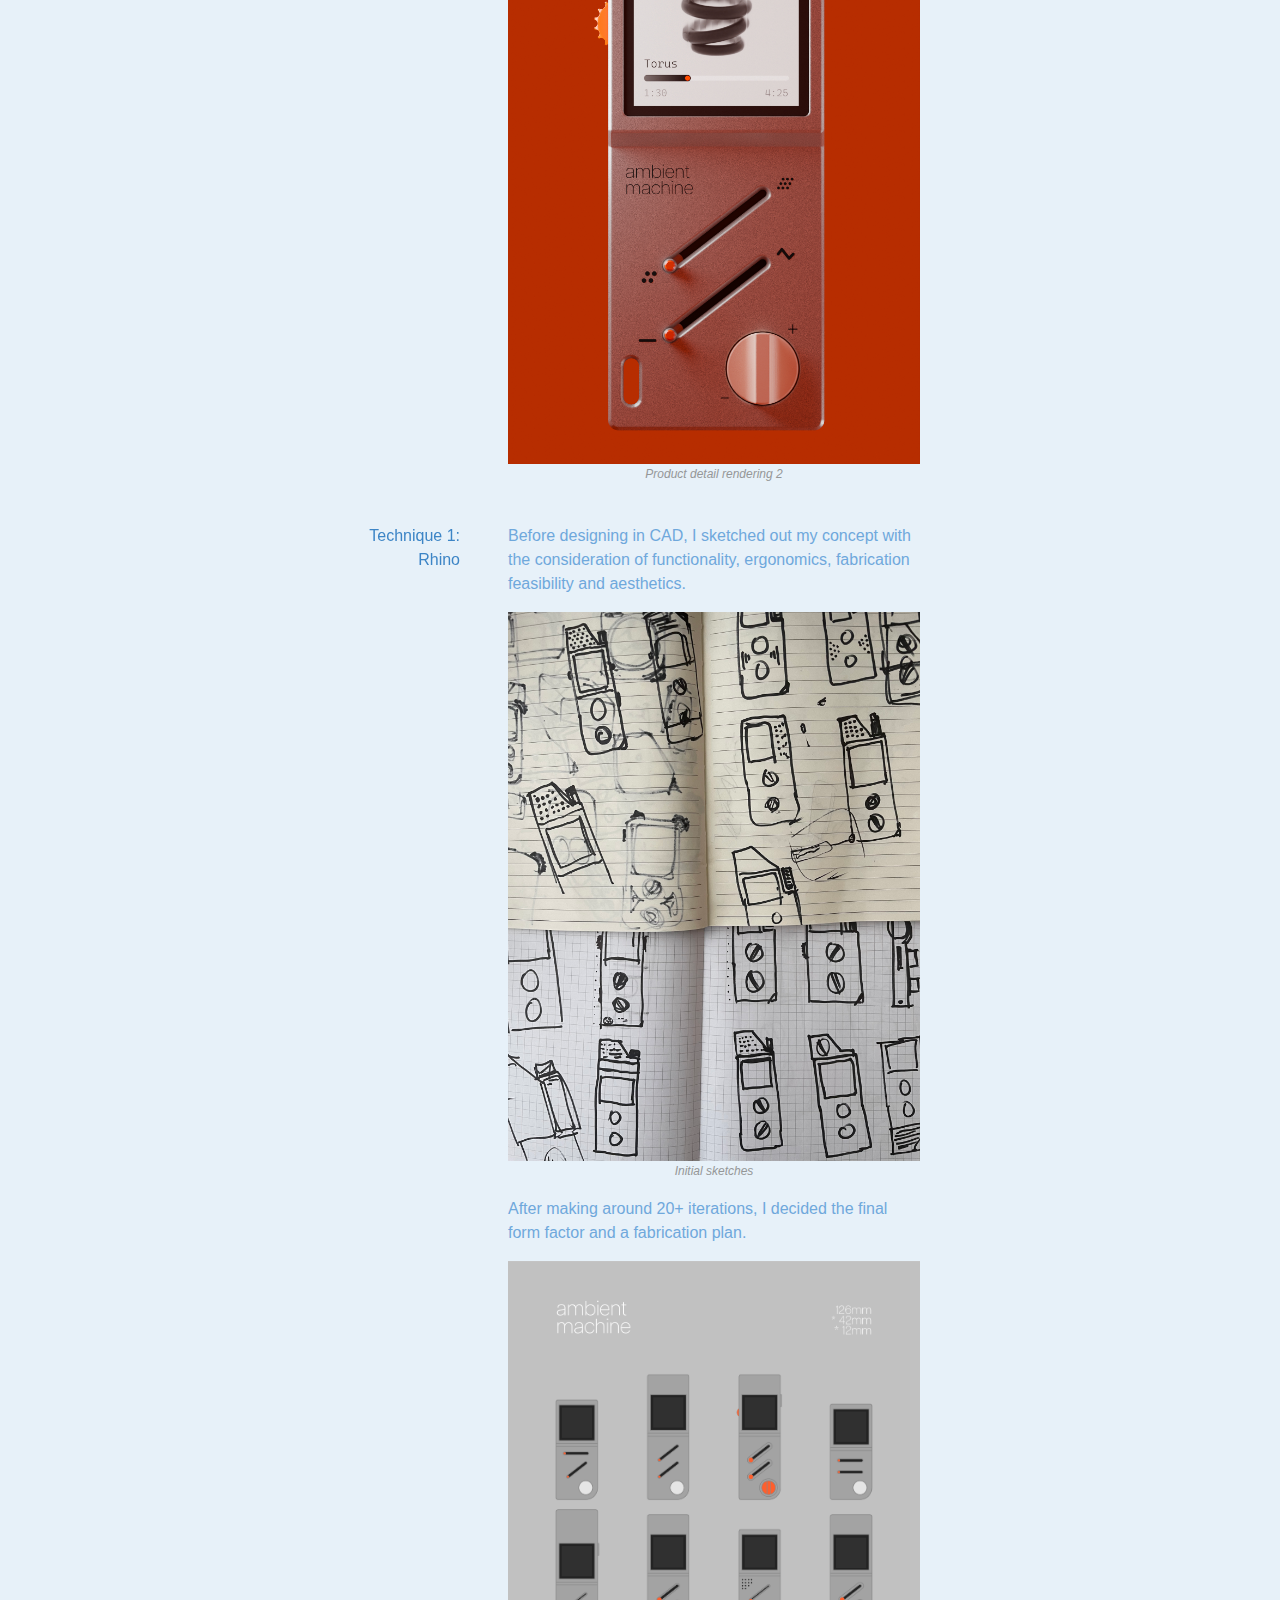
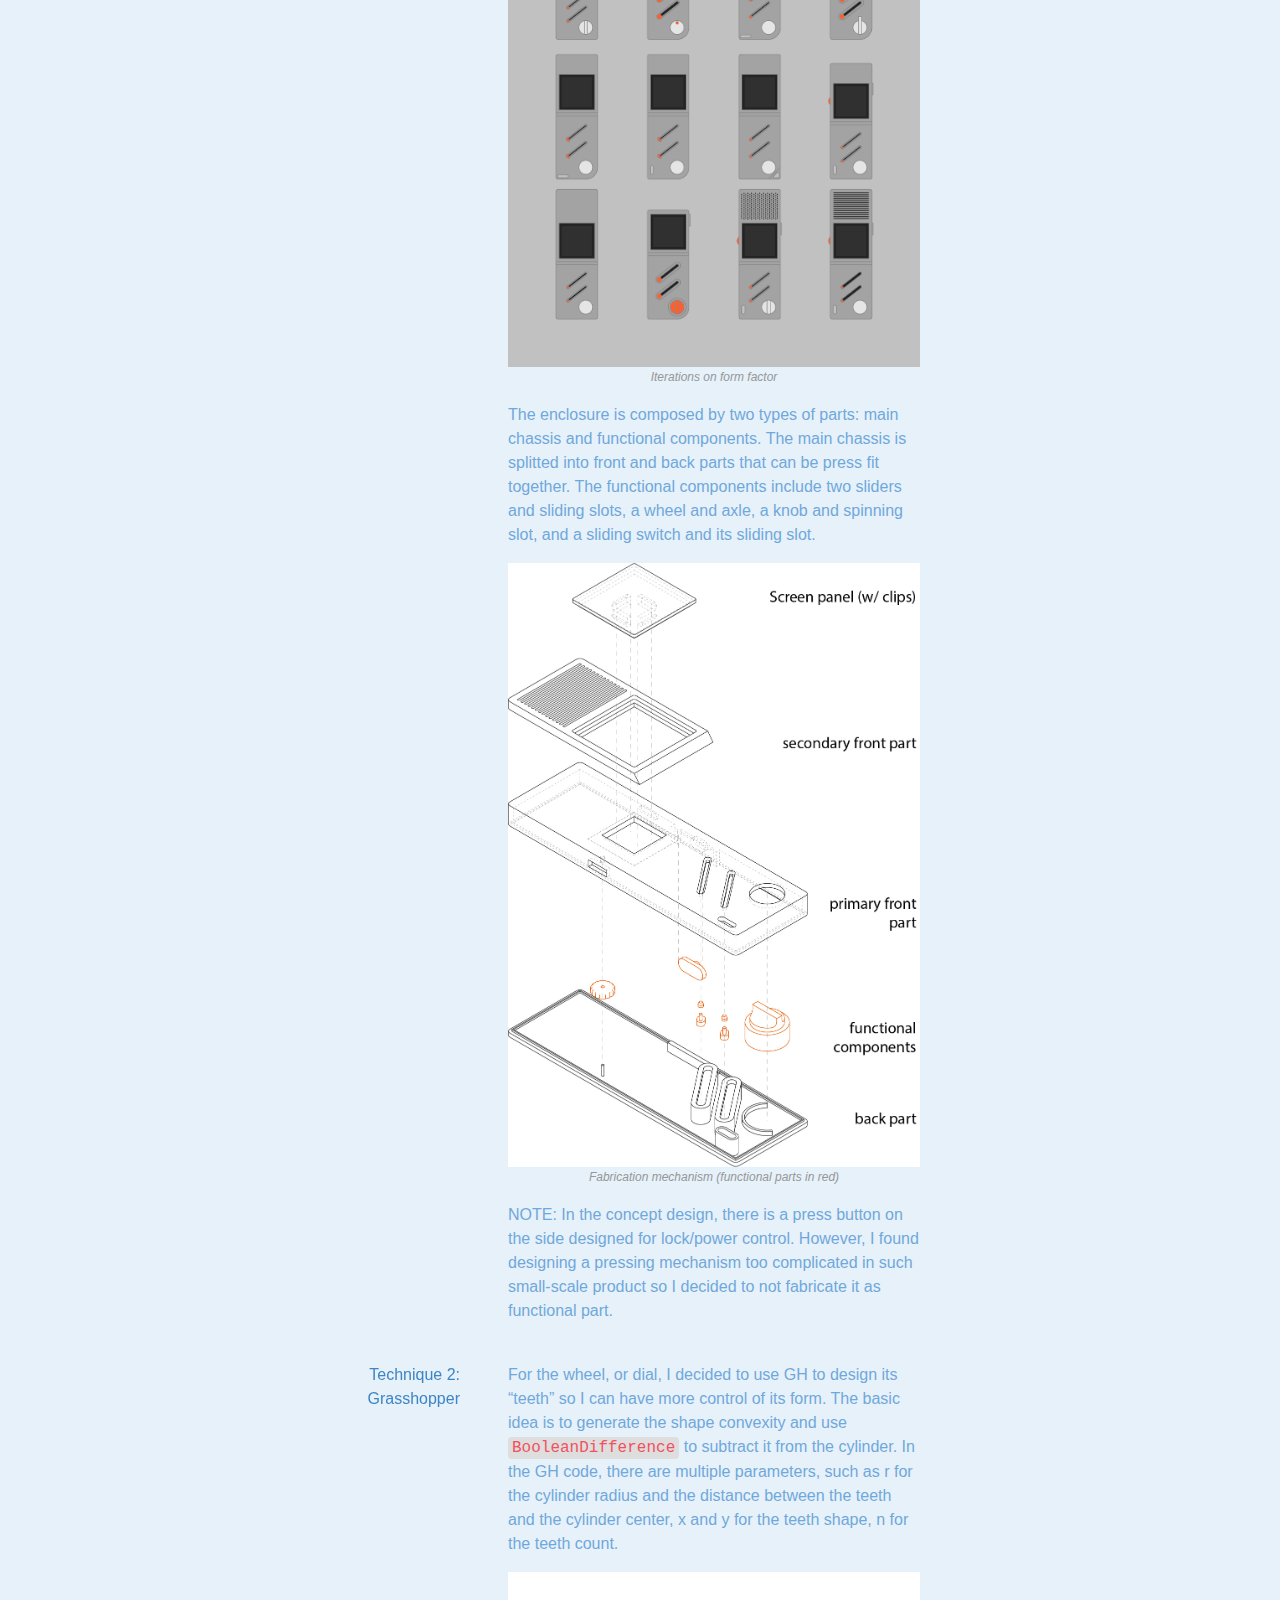
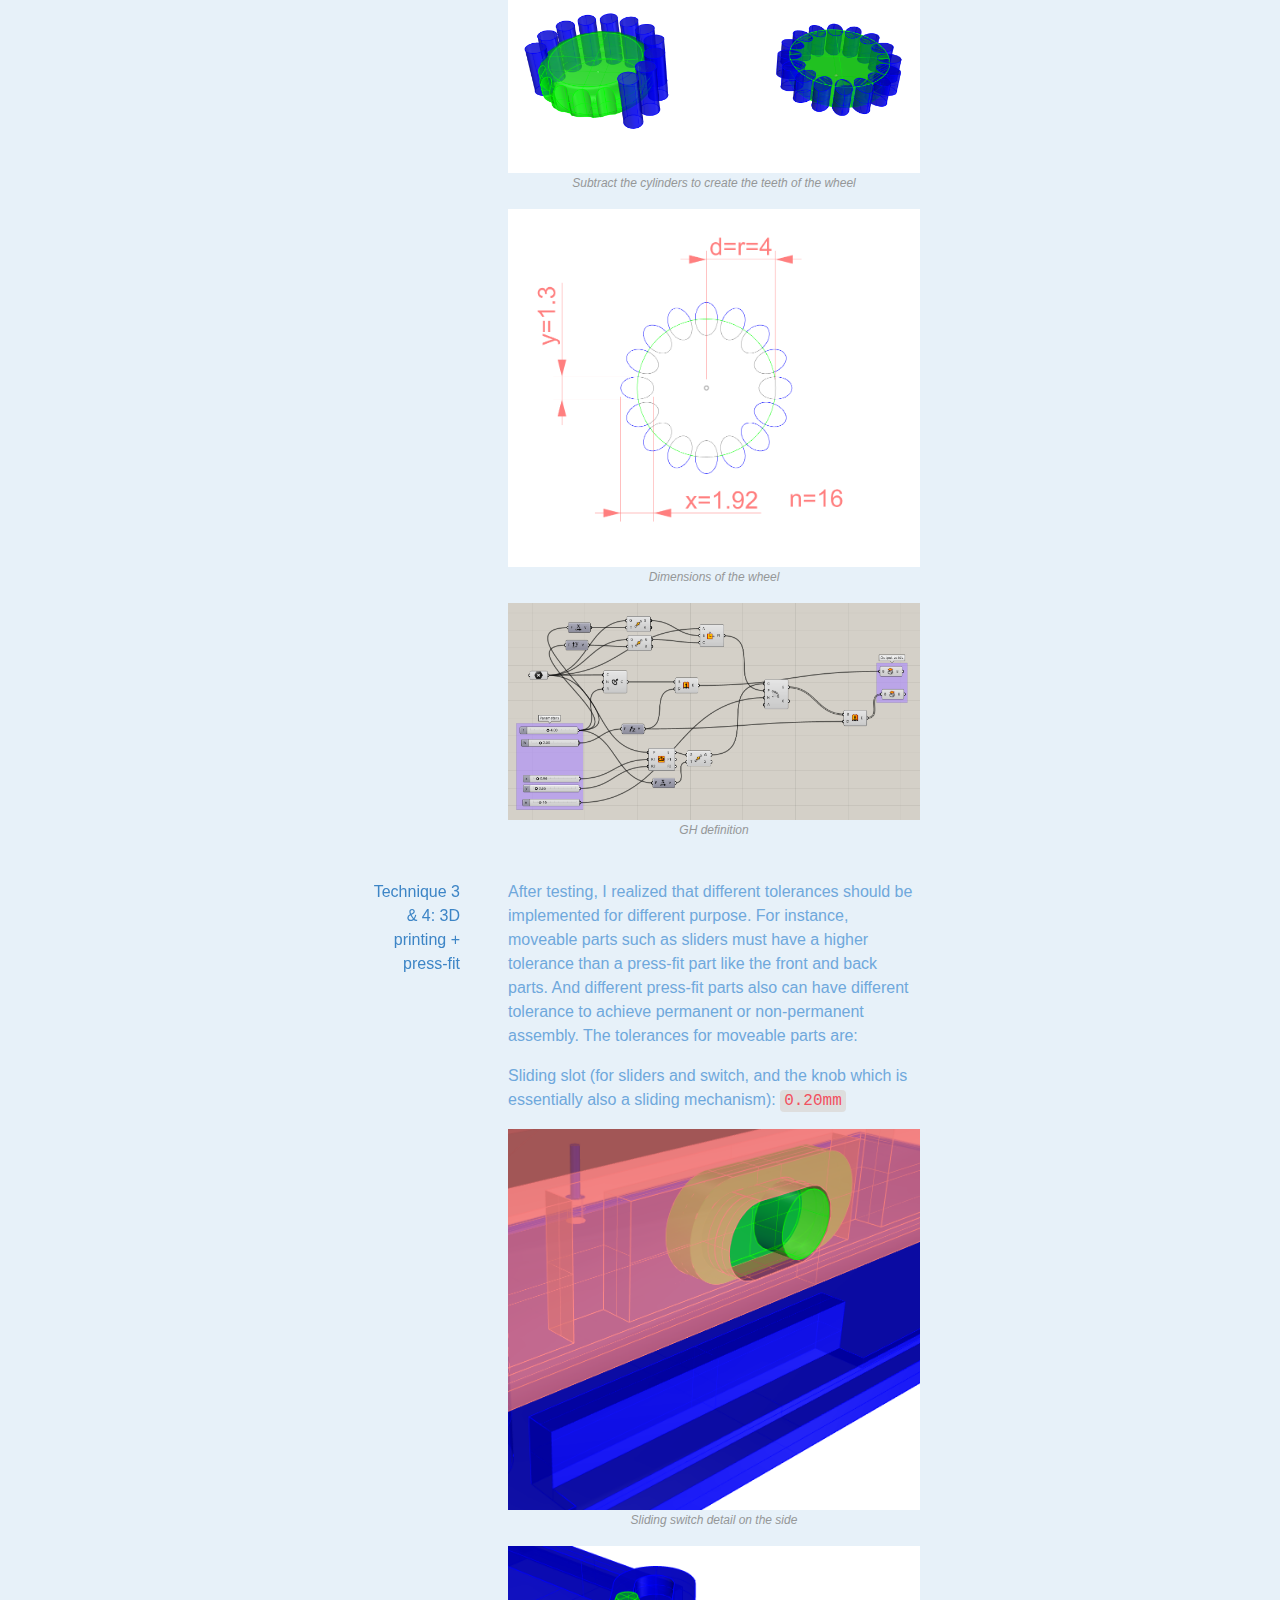
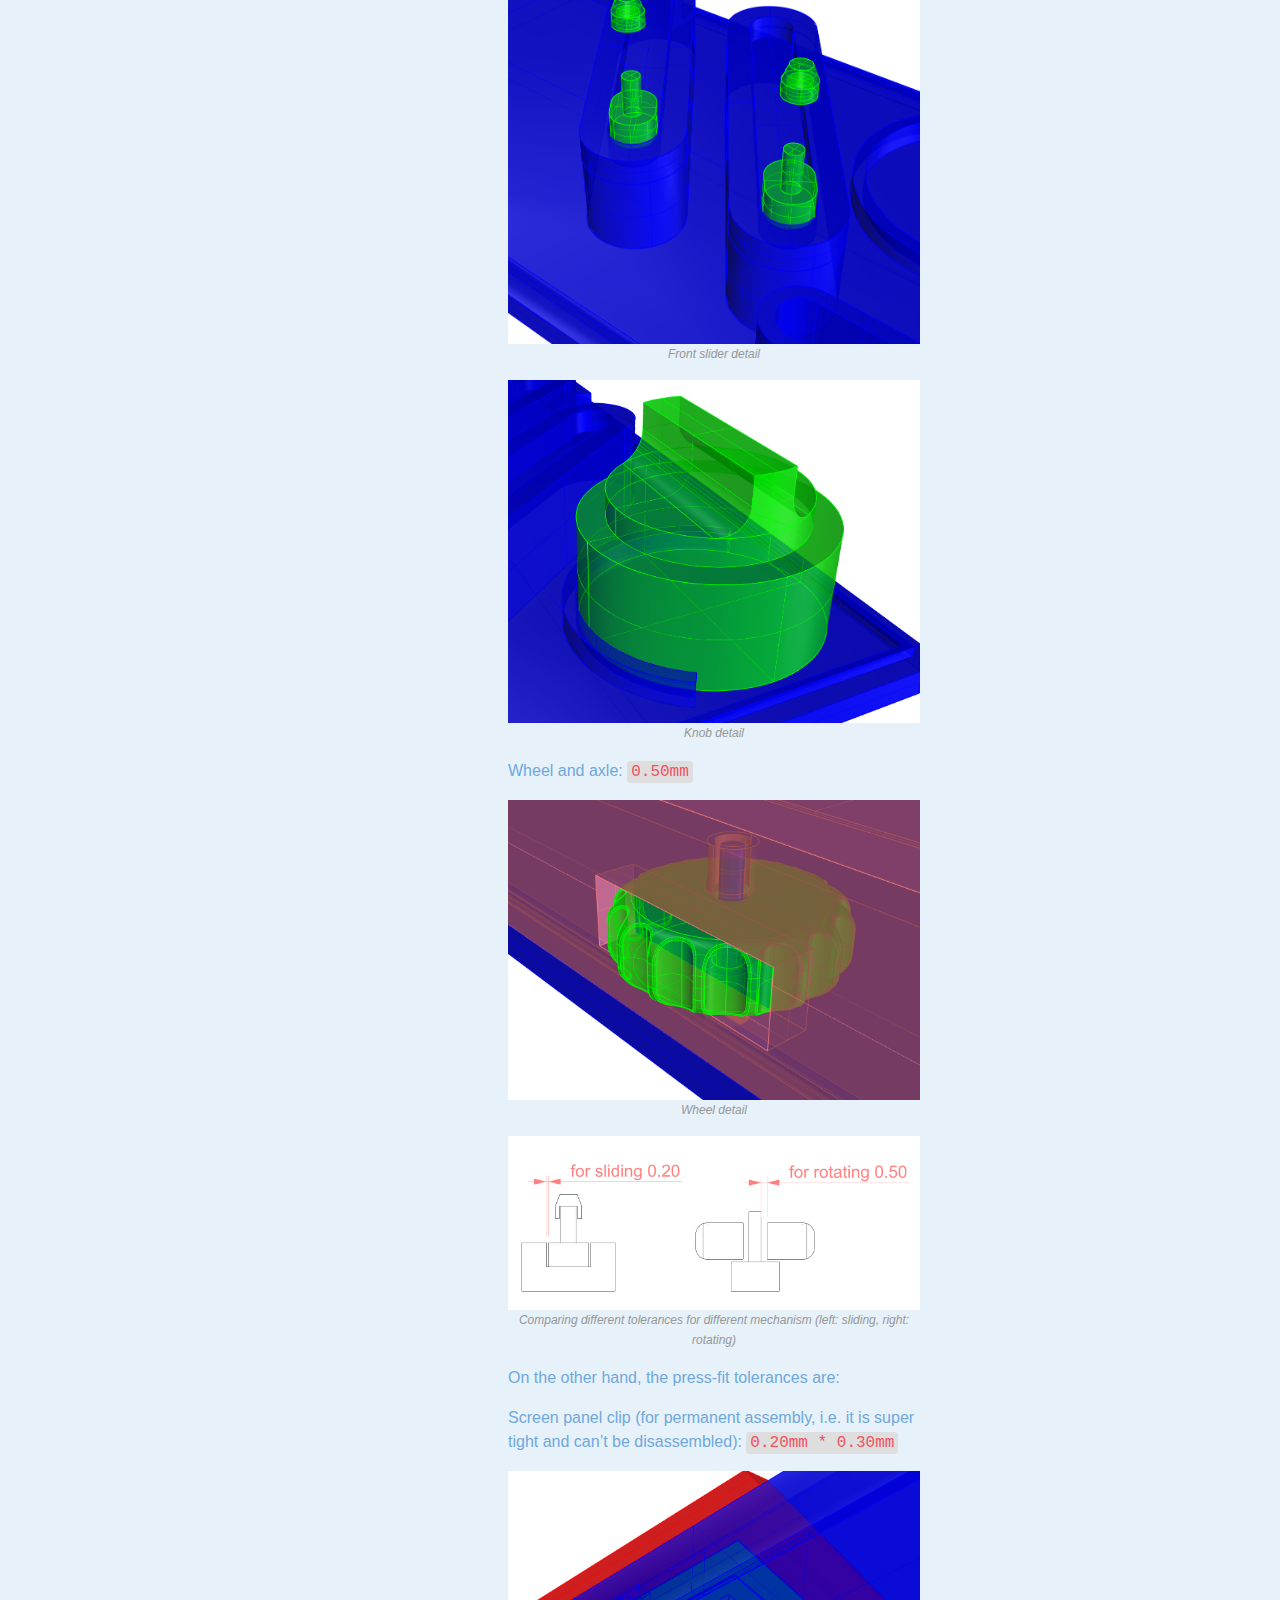
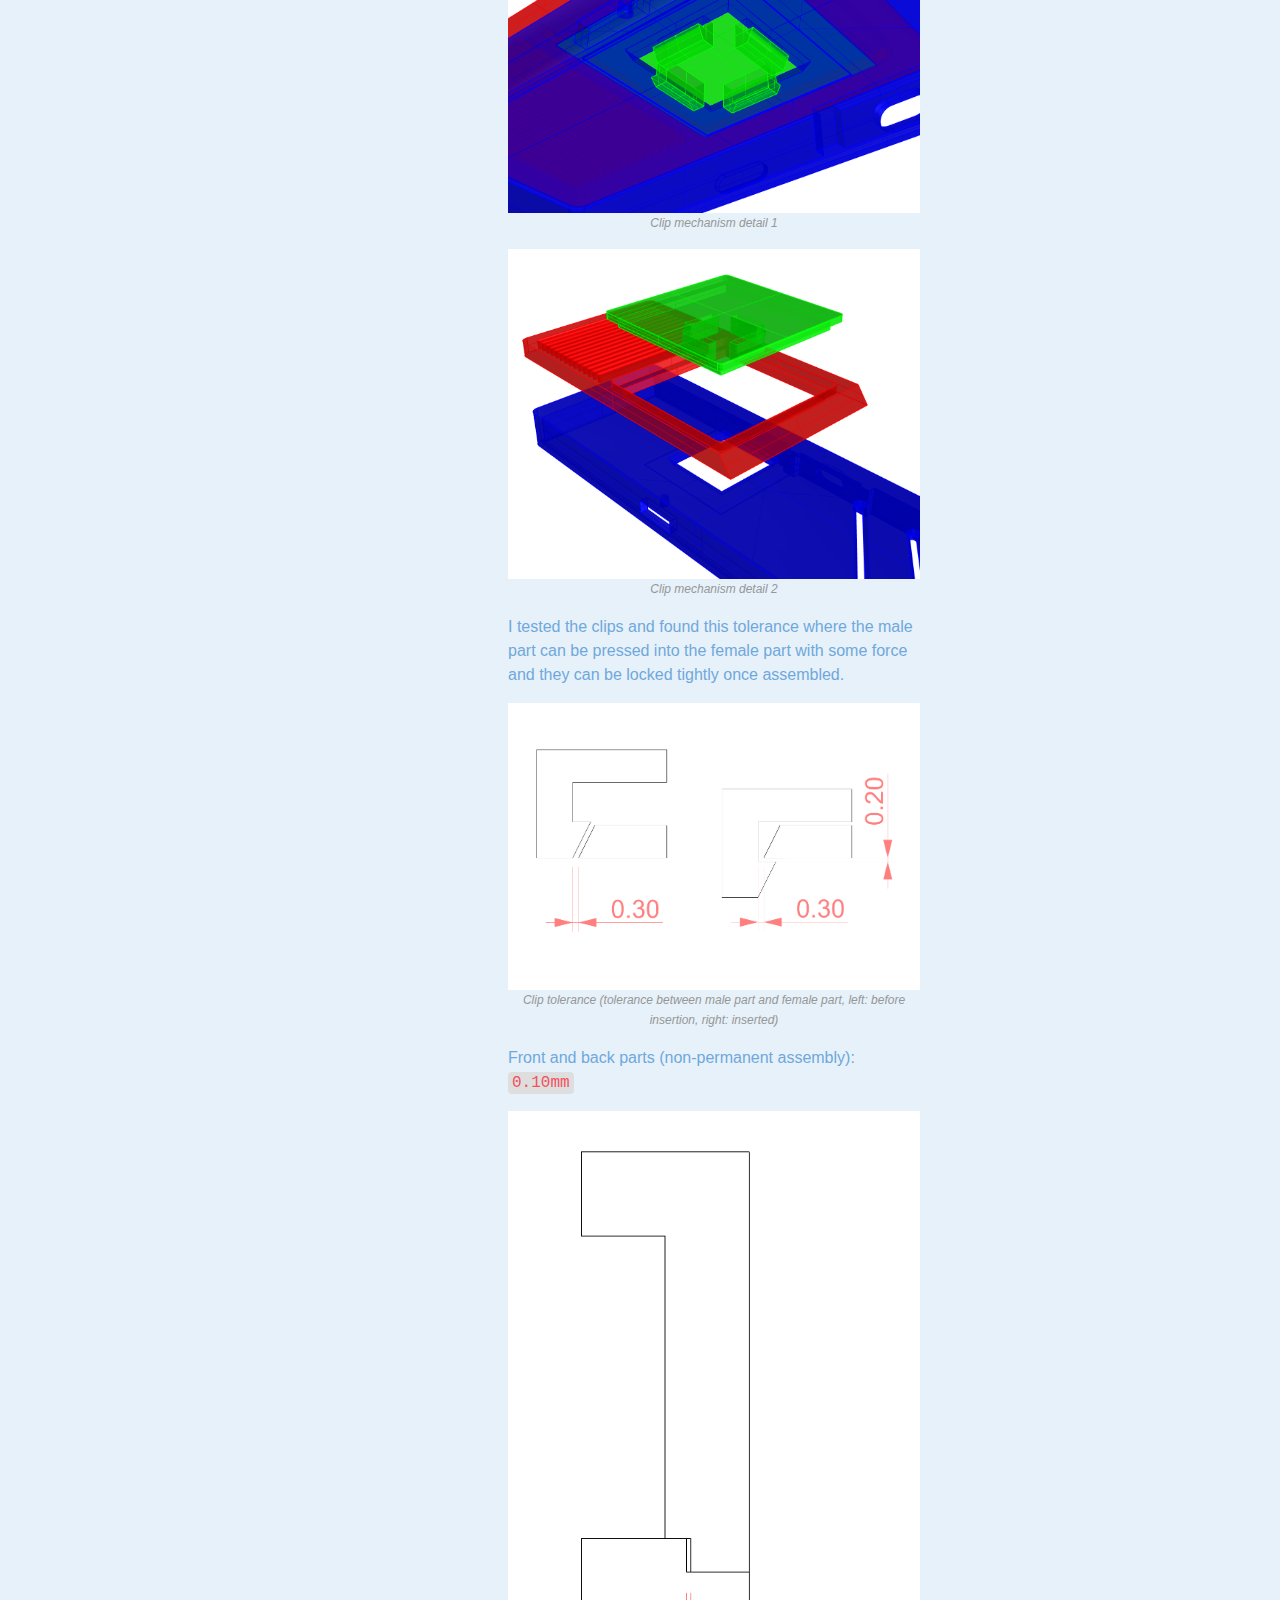
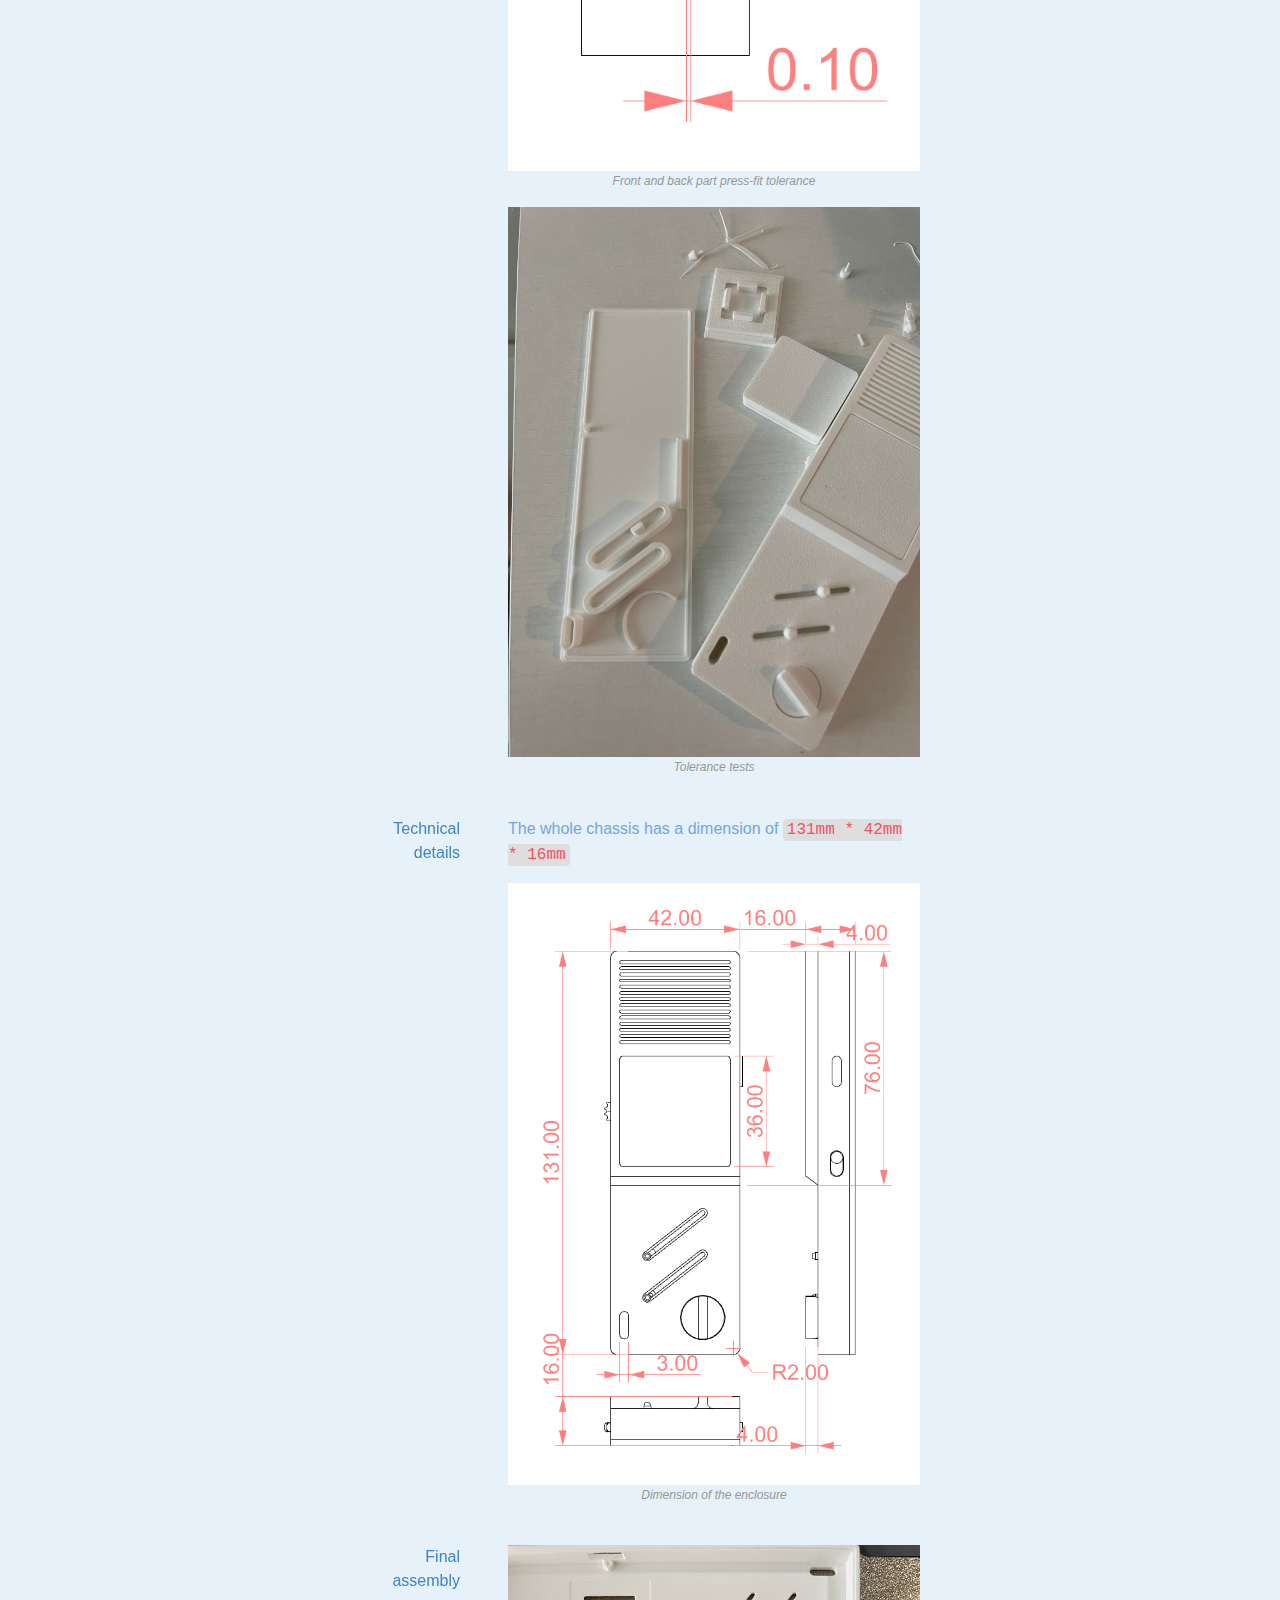
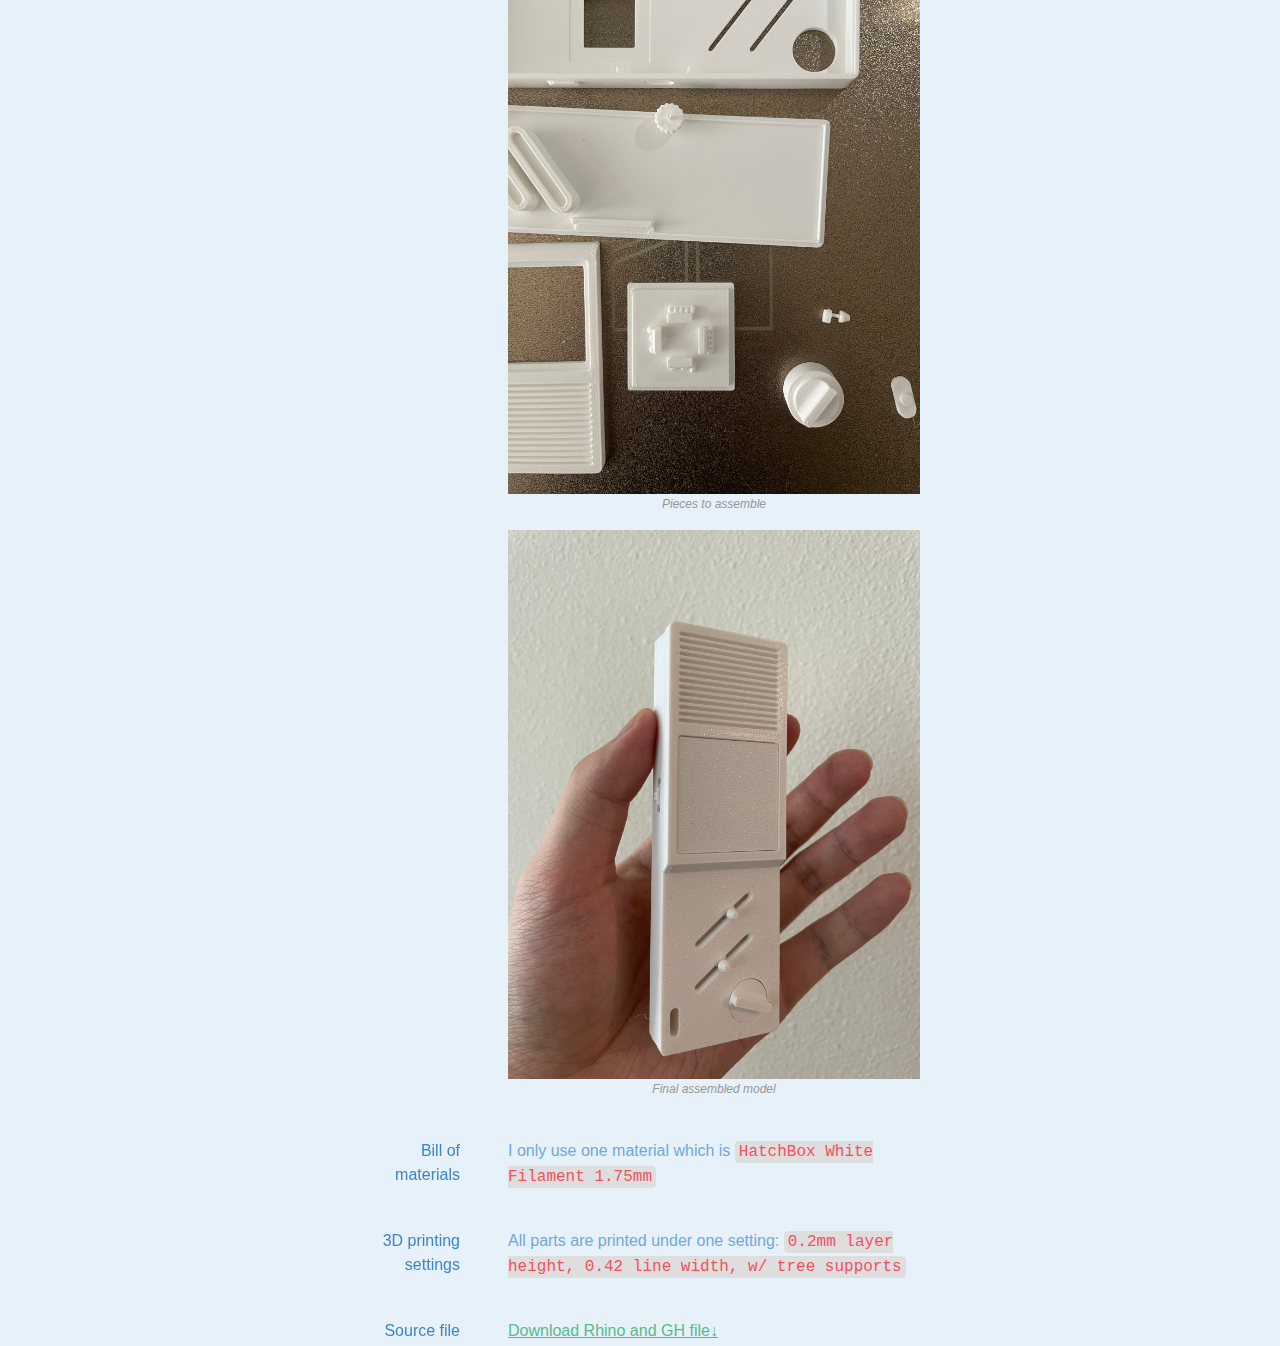
<file: final.html>
<!DOCTYPE html>
<html>
  <head>
    <meta charset="utf-8" />
    <meta name="viewport" content="width=device-width, maximum-scale=1.0" />

    <title>Yubo Zhao's Project Site Final Project</title>

    <link href="style.css" rel="stylesheet" />
  </head>
  <body>
    <!-- main section -->
    <div class="profile-card">
      <div class="header">
        <div class="section">
          <div class="back-text">
            <a class="see-more" href="index.html">Back to home<br/></a>
          </div>
          <div class="header-text">
              <div class="name">Final Project</div>
              <div class="pronouns">Ambient Machine</div>
          </div>
        </div>
          
      </div class="section-wrapper">

      <!-- section component -->
      <div class="section">
        <div class="section-header">Design Concept</div>
        <div class="section-content">
          <div class="text-wrapper">
            <span class="text">Ambient Machine is a minimalist white noise generator. It has a physical interface consist of the slider, the wheel button, and the knob. in the form factor of a handheld device. </span>
          </div>
          <figure>
            <img class="content-img" src="final/view3.png">
            <figcaption>Product rendering</figcaption>
          </figure>
          <div class="text-wrapper">
            <span class="text">In this final project, I will only implement and build the non-electronic or the enclosure design part, and  the goal is to achieve the physical functionality of the interactive components including <code>sliding</code>, <code>spinning</code>, and <code>scrolling</code>.</span>
          </div>
          <figure>
            <img class="content-img" src="final/view1.jpg">
            <figcaption>Product detail rendering 1</figcaption>
          </figure>
          <figure>
            <img class="content-img" src="final/view2.jpg">
            <figcaption>Product detail rendering 2</figcaption>
          </figure>
          
        </div>
      </div>

      <!-- section component -->
      <div class="section">
        <div class="section-header">Technique 1: Rhino</div>
        <div class="section-content">
          <div class="text-wrapper">
            <span class="text">Before designing in CAD, I sketched out my concept with the consideration of functionality, ergonomics, fabrication feasibility and aesthetics.</span>
          </div>
          <figure>
            <img class="content-img" src="final/sketch.JPG">
            <figcaption>Initial sketches</figcaption>
          </figure>
          <div class="text-wrapper">
            <span class="text">After making around 20+ iterations, I decided the final form factor and a fabrication plan.</span>
          </div>
          <figure>
            <img class="content-img" src="final/iteration.png">
            <figcaption>Iterations on form factor</figcaption>
          </figure>
          <div class="text-wrapper">
            <span class="text">The enclosure is composed by two types of parts: main chassis and functional components. The main chassis is splitted into front and back parts that can be press fit together. The functional components include two sliders and sliding slots, a wheel and axle, a knob and spinning slot, and a sliding switch and its sliding slot.</span>
          </div>
          <figure>
            <img class="content-img" src="final/exploded.jpg">
            <figcaption>Fabrication mechanism (functional parts in red)</figcaption>
          </figure>
          <div class="text-wrapper">
            <span class="text">NOTE: In the concept design, there is a press button on the side designed for lock/power control. However, I found designing a pressing mechanism too complicated in such small-scale product so I decided to not fabricate it as functional part.</span>
          </div>
        </div>
      </div>
          
      <!-- section component -->
      <div class="section">
        <div class="section-header">Technique 2: Grasshopper</div>
        <div class="section-content">
          <div class="text-wrapper">
            <span class="text">For the wheel, or dial, I decided to use GH to design its “teeth” so I can have more control of its form. The basic idea is to generate the shape convexity and use <code>BooleanDifference</code> to subtract it from the cylinder. In the GH code, there are multiple parameters, such as r for the cylinder radius and the distance between the teeth and the cylinder center, x and y for the teeth shape, n for the teeth count.</span>
          </div>
          <figure>
            <img class="content-img" src="final/gh_process.png">
            <figcaption>Subtract the cylinders to create the teeth of the wheel</figcaption>
          </figure>
          <figure>
            <img class="content-img" src="final/gh_dimension.png">
            <figcaption>Dimensions of the wheel</figcaption>
          </figure>
          <figure>
            <img class="content-img" src="final/gh_battery.png">
            <figcaption>GH definition</figcaption>
          </figure>
        </div>
      </div>

      
      <!-- section component -->
      <div class="section">
        <div class="section-header">Technique 3 & 4: 3D printing + press-fit</div>
        <div class="section-content">
          <div class="text-wrapper">
            <span class="text">After testing, I realized that different tolerances should be implemented for different purpose. For instance, moveable parts such as sliders must have a higher tolerance than a press-fit part like the front and back parts. And different press-fit parts also can have different tolerance to achieve permanent or non-permanent assembly. The tolerances for moveable parts are:</span>
          </div>
          <div class="text-wrapper">
            <span class="text">Sliding slot (for sliders and switch, and the knob which is essentially also a sliding mechanism): <code>0.20mm</code></span>
          </div>
          <figure>
            <img class="content-img" src="final/switch_slide_detail.png">
            <figcaption>Sliding switch detail on the side</figcaption>
          </figure>
          <figure>
            <img class="content-img" src="final/slider_detail.png">
            <figcaption>Front slider detail</figcaption>
          </figure>
          <figure>
            <img class="content-img" src="final/knob_detail.png">
            <figcaption>Knob detail</figcaption>
          </figure>
          <div class="text-wrapper">
            <span class="text">Wheel and axle: <code>0.50mm</code></span>
          </div>
          <figure>
            <img class="content-img" src="final/wheel_detail.png">
            <figcaption>Wheel detail</figcaption>
          </figure>
          
          <figure>
            <img class="content-img" src="final/tolerance_moveable.png">
            <figcaption>Comparing different tolerances for different mechanism (left: sliding, right: rotating)</figcaption>
          </figure>
          <div class="text-wrapper">
            <span class="text">On the other hand, the press-fit tolerances are:</span>
          </div>
          <div class="text-wrapper">
            <span class="text">Screen panel clip (for permanent assembly, i.e. it is super tight and can’t be disassembled): <code>0.20mm * 0.30mm</code></span>
          </div>
          <figure>
            <img class="content-img" src="final/pressfit_detail1.png">
            <figcaption>Clip mechanism detail 1</figcaption>
          </figure>
          <figure>
            <img class="content-img" src="final/pressfit_detail2.png">
            <figcaption>Clip mechanism detail 2</figcaption>
          </figure>
          <div class="text-wrapper">
            <span class="text">I tested the clips and found this tolerance where the male part can be pressed into the female part with some force and they can be locked tightly once assembled.</code></span>
          </div>
          <figure>
            <img class="content-img" src="final/clip_d.png">
            <figcaption>Clip tolerance (tolerance between male part and female part, left: before insertion, right: inserted)</figcaption>
          </figure>
          <div class="text-wrapper">
            <span class="text">Front and back parts (non-permanent assembly): <code>0.10mm</code></span>
          </div>
          <figure>
            <img class="content-img" src="final/normal_tolerance.png">
            <figcaption>Front and back part press-fit tolerance</figcaption>
          </figure>

          <figure>
            <img class="content-img" src="final/testing.JPG">
            <figcaption>Tolerance tests</figcaption>
          </figure>
        </div>
      </div>

      
      <!-- section component -->
      <div class="section">
        <div class="section-header">Technical details</div>
        <div class="section-content">
          <div class="text-wrapper">
            <span class="text">The whole chassis has a dimension of <code>131mm * 42mm * 16mm</code></span>
          </div>
          <figure>
            <img class="content-img" src="final/dimension_all.png">
            <figcaption>Dimension of the enclosure</figcaption>
          </figure>
        </div>
      </div>

      <!-- section component -->
      <div class="section">
        <div class="section-header">Final assembly</div>
        <div class="section-content">
            
          <figure>
            <img class="content-img" src="final/assembly.JPG">
            <figcaption>Pieces to assemble</figcaption>
          </figure>
          
          <figure>
            <img class="content-img" src="final/finalmodel.JPG">
            <figcaption>Final assembled model</figcaption>
          </figure>
        </div>
      </div>

      <!-- section component -->
      <div class="section">
        <div class="section-header">Bill of materials</div>
        <div class="section-content">
          <div class="text-wrapper">
            <span class="text">I only use one material which is <code>HatchBox White Filament 1.75mm</code></span>
          </div>
        </div>
      </div>

      <!-- section component -->
      <div class="section">
        <div class="section-header">3D printing settings</div>
        <div class="section-content">
          <div class="text-wrapper">
            <span class="text">All parts are printed under one setting: <code>0.2mm layer height, 0.42 line width, w/ tree supports</code></span>
          </div>
        </div>
      </div>

        <div class="section">
            <div class="section-header">Source file</div>
            <div class="section-content">
              <div class="text-wrapper">
                <a class="see-more" href="final/source_file.zip">Download Rhino and GH file↓<br/></a>
              </div>
            </div>
        </div>
  </div>
  </body>
</html>
</file>
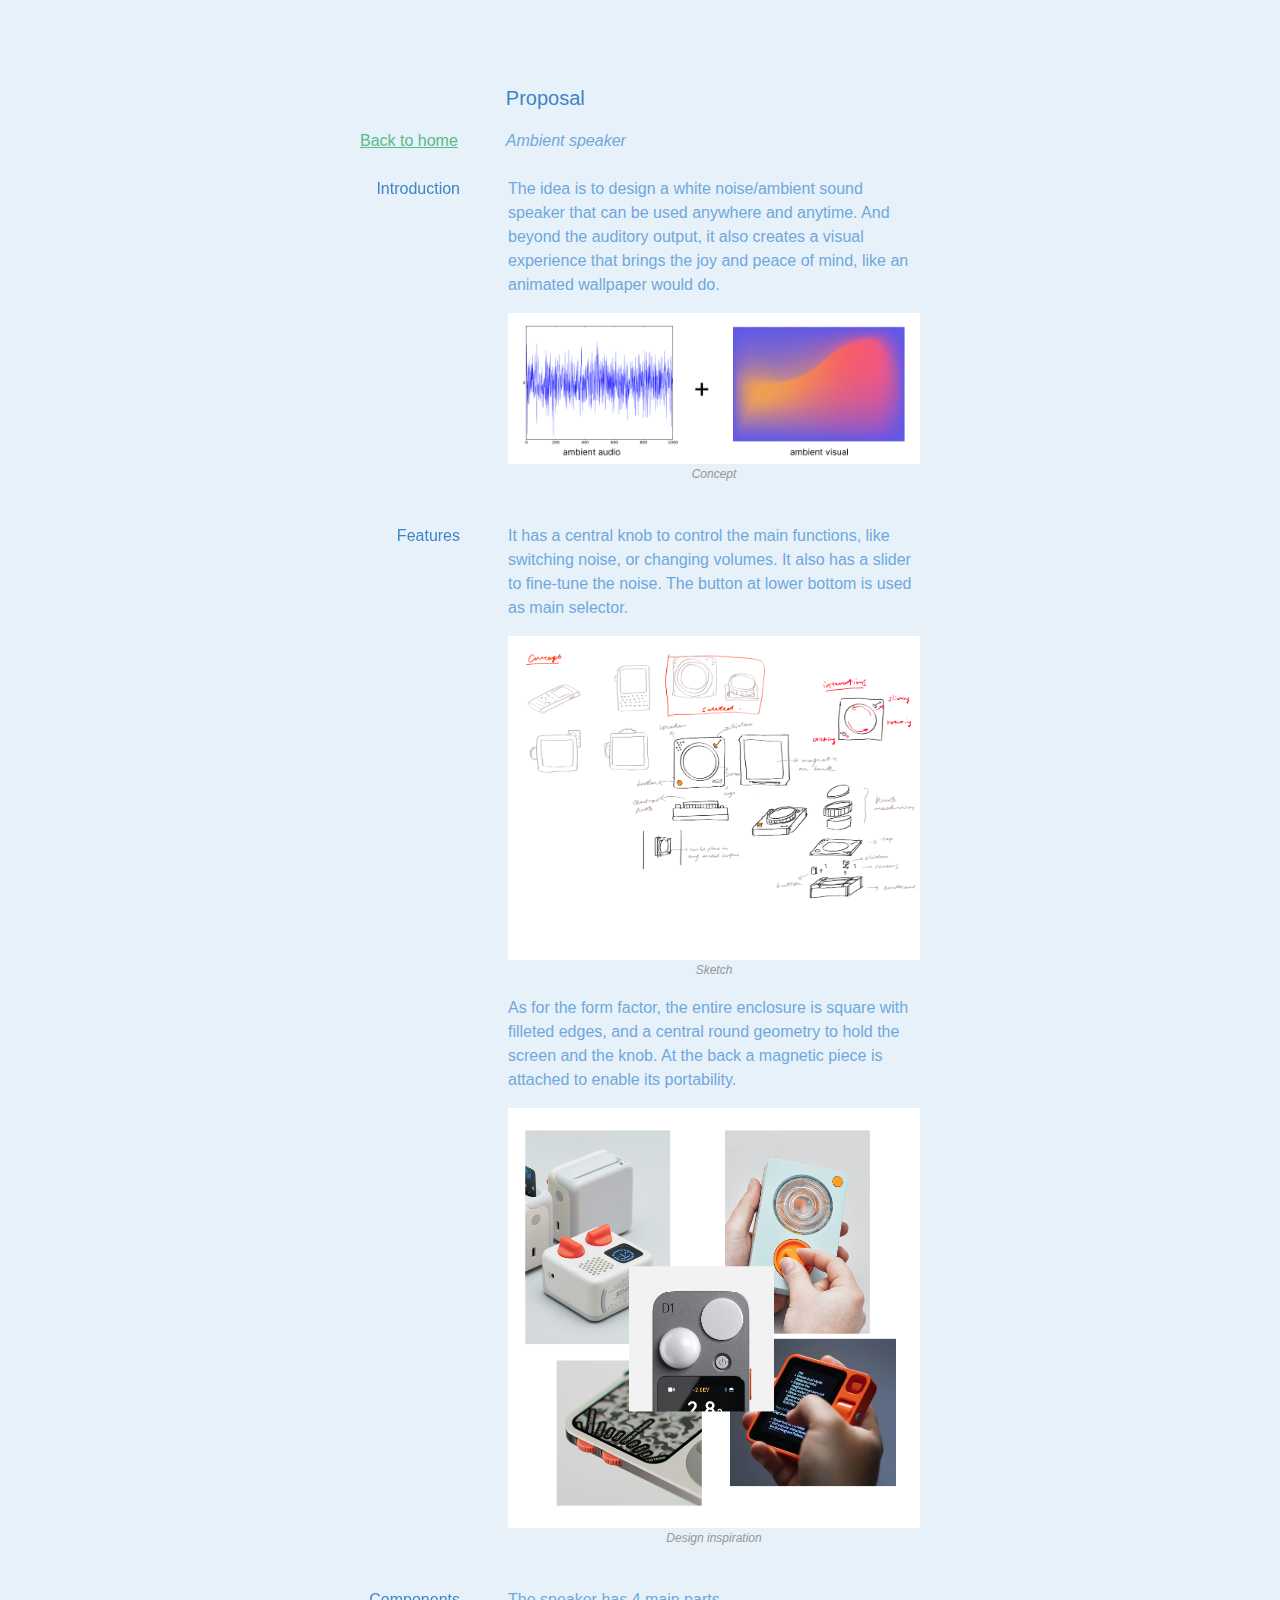
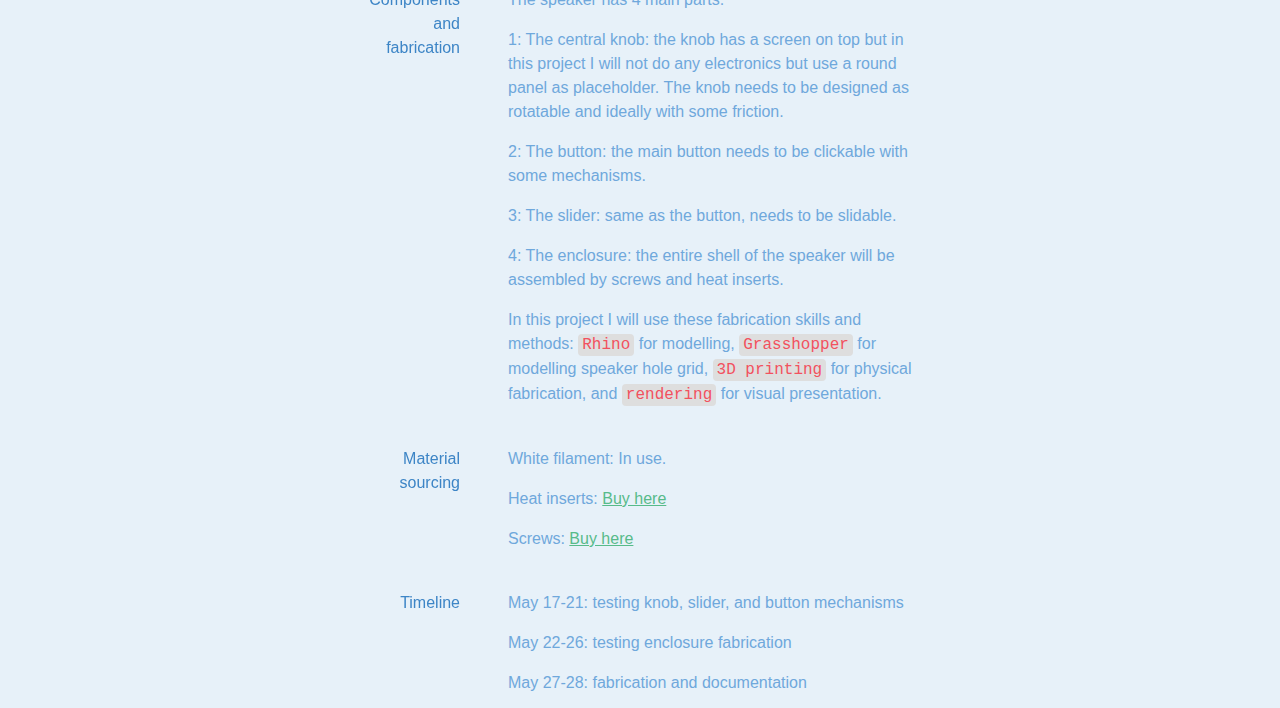
<file: proposal.html>
<!DOCTYPE html>
<html>
  <head>
    <meta charset="utf-8" />
    <meta name="viewport" content="width=device-width, maximum-scale=1.0" />

    <title>Yubo Zhao's Project Site Final Proposal</title>

    <link href="style.css" rel="stylesheet" />
  </head>
  <body>
    <!-- main section -->
    <div class="profile-card">
      <div class="header">
        <div class="section">
          <div class="back-text">
            <a class="see-more" href="index.html">Back to home<br/></a>
          </div>
          <div class="header-text">
              <div class="name">Proposal</div>
              <div class="pronouns">Ambient speaker</div>
          </div>
        </div>
          
      </div class="section-wrapper">

      <!-- section component -->
      <div class="section">
        <div class="section-header">Introduction</div>
        <div class="section-content">
          <div class="text-wrapper">
            <span class="text">The idea is to design a white noise/ambient sound speaker that can be used anywhere and anytime. And beyond the auditory output, it also creates a visual experience that brings the joy and peace of mind, like an animated wallpaper would do.</span>
          </div>
          <figure>
            <img class="content-img" src="proposal/concept.png">
            <figcaption>Concept</figcaption>
          </figure>
        </div>
      </div>

      <!-- section component -->
      <div class="section">
        <div class="section-header">Features</div>
        <div class="section-content">
          <div class="text-wrapper">
            <span class="text">It has a central knob to control the main functions, like switching noise, or changing volumes. It also has a slider to fine-tune the noise. The button at lower bottom is used as main selector.</span>
          </div>
          <figure>
            <img class="content-img" src="proposal/sketch.png">
            <figcaption>Sketch</figcaption>
          </figure>
          <div class="text-wrapper">
            <span class="text">As for the form factor, the entire enclosure is square with filleted edges, and a central round geometry to hold the screen and the knob. At the back a magnetic piece is attached to enable its portability.</span>
          </div>
          <figure>
            <img class="content-img" src="proposal/moodboard.png">
            <figcaption>Design inspiration</figcaption>
          </figure>
        </div>
      </div>
      <!-- section component -->

      <!-- section component -->
      <div class="section">
        <div class="section-header">Components and fabrication</div>
        <div class="section-content">
            <div class="text-wrapper">
                <span class="text">The speaker has 4 main parts.</span>
            </div>
            <div class="text-wrapper">
                <span class="text">1: The central knob: the knob has a screen on top but in this project I will not do any electronics but use a round panel as placeholder. The knob needs to be designed as rotatable and ideally with some friction. </span>
            </div>
            <div class="text-wrapper">
                <span class="text">2: The button: the main button needs to be clickable with some mechanisms.</span>
            </div>
            <div class="text-wrapper">
                <span class="text">3: The slider: same as the button, needs to be slidable. </span>
            </div>
            <div class="text-wrapper">
                <span class="text">4: The enclosure: the entire shell of the speaker will be assembled by screws and heat inserts.</span>
            </div>
            <div class="text-wrapper">
                <span class="text">In this project I will use these fabrication skills and methods: <code>Rhino</code> for modelling, <code>Grasshopper</code> for modelling speaker hole grid, <code>3D printing</code> for physical fabrication, and <code>rendering</code> for visual presentation.</span>
            </div>
        </div>
      </div>
      <!-- section component -->

      <!-- section component -->
      <div class="section">
         <div class="section-header">Material sourcing</div>
        <div class="section-content">
            <div class="text-wrapper">
                <span class="text">White filament: In use.</span>
            </div>
            <div class="text-wrapper">
                <span class="text">Heat inserts: </span>
                <a class="see-more" href="https://a.co/d/iWjOOBb">Buy here<br/></a>
            </div>
            <div class="text-wrapper">
                <span class="text">Screws: </span>
                <a class="see-more" href="https://a.co/d/9Qd2uAb">Buy here<br/></a>
            </div>
        </div>
      </div>

      <div class="section">
        <div class="section-header">Timeline</div>
       <div class="section-content">
           <div class="text-wrapper">
               <span class="text">May 17-21: testing knob, slider, and button mechanisms</span>
           </div>
           <div class="text-wrapper">
            <span class="text">May 22-26: testing enclosure fabrication</span>
        </div>
        <div class="text-wrapper">
            <span class="text">May 27-28: fabrication and documentation</span>
        </div>
       </div>
     </div>
  </div>
  </body>
</html>
</file>
<file: style.css>
@import url("https://fonts.googleapis.com/css2?family=Inter:wght@100;200;300;400;500;600;700;800;900&display=swap");

*,
*::before,
*::after {
  box-sizing: border-box;
}

* {
  margin: 0;
  margin-top: 1em;
}

img,
picture,
video,
canvas,
svg {
  display: block;
  max-width: 100%;
}


body {
  display: flex;
  justify-content: center;
  align-items: center;
  margin: 0;
  padding: 0;
  background: #E7F1F9;
}

figure {
  margin-top: 0;
}

figcaption {
  margin-top: 0;
  color: #959798;
  font-size: 12px;
  font-family: 'Graphik Trial', sans-serif;
  font-weight: 400;
  line-height: 20px;
  font-style: italic;
  word-wrap: break-word;
  padding-bottom: 16px;
  text-align: center;
}

code {
  color: #f2515e;
  background-color: #dedede;
  padding-top: 2px;
  padding-bottom: 2px;
  padding-left: 4px;
  padding-right: 4px;
  border-radius: 4px;
}

.profile-card {
  width: 560px;
  flex-direction: column;
  justify-content: flex-start;
  align-items: flex-start;
  gap: 24px;
  display: flex;
}

.header {
  justify-content: flex-start;
  align-items: flex-end;
  gap: 24px;
  display: inline-flex;
  display: row;
}

.profile-image {
  width: 100px;
  height: 100px;
}

.header-text {
  flex-direction: column;
  justify-content: flex-start;
  align-items: flex-start;
  display: inline-flex;
  height: auto;
}

.back-text {
  display: flex;
  justify-content: flex-end;
  align-items: flex-end;
  height: 89px;
}

.back-text a {
  align-self: flex-end;
}

.name {
  width: 130px;
  height: 29px;
  color: #3D85C6;
  font-size: 20px;
  font-family: 'Graphik Trial', sans-serif;
  font-weight: 400;
  line-height: 28px;
  word-wrap: break-word;
}

.pronouns {
  width: 130px;
  height: auto;
  color: #6FA8DC;
  font-size: 16px;
  font-family: 'Graphik Trial', sans-serif;
  font-style: italic;
  font-weight: 400;
  line-height: 24px;
  word-wrap: break-word;
}

.section-wrapper {
  gap: 16px;
}

.section {
  align-self: stretch;
  flex-direction: row;
  justify-content: flex-start;
  align-items: flex-start;
  gap: 48px;
  display: flex;
  margin: 0;
}

.section-header {
  width: 100px;
  height: 24px;
  color: #3D85C6;
  font-size: 16px;
  font-family: 'Graphik Trial', sans-serif;
  font-weight: 400;
  line-height: 24px;
  word-wrap: break-word;
  text-align: right;
  margin: 0;
  hyphens: auto;
  position: sticky;
  top: 16px;
}

.section-content {
  flex: 1 1 0;
  gap: 12px;
  margin: 0;
}





.text {
  color: #6FA8DC;
  font-size: 16px;
  font-family: 'Graphik Trial', sans-serif;
  font-weight: 400;
  line-height: 24px;
  word-wrap: break-word;
  padding-bottom: 16px;
}

.text-emp {
  color: #3D85C6;
  font-size: 16px;
  font-family: 'Graphik Trial', sans-serif;
  font-weight: 400;
  line-height: 24px;
  word-wrap: break-word;
  padding-bottom: 16px;
}

.see-more {
  color: #57BB8A;
  font-size: 16px;
  font-family: 'Graphik Trial', sans-serif;
  font-weight: 400;
  text-decoration: underline;
  line-height: 24px;
  word-wrap: break-word;
}



.text-wrapper {
  height: auto;
  margin-top: 0;
  margin-bottom: 16px;
}

.thumbnail {
  width: 200px;
  height: 200px;
  object-fit: cover;
  margin-top: 0;
}

.content-img {
  width: auto;
  height: auto;
  object-fit: cover;
  margin-top: 0;
}
</file>
